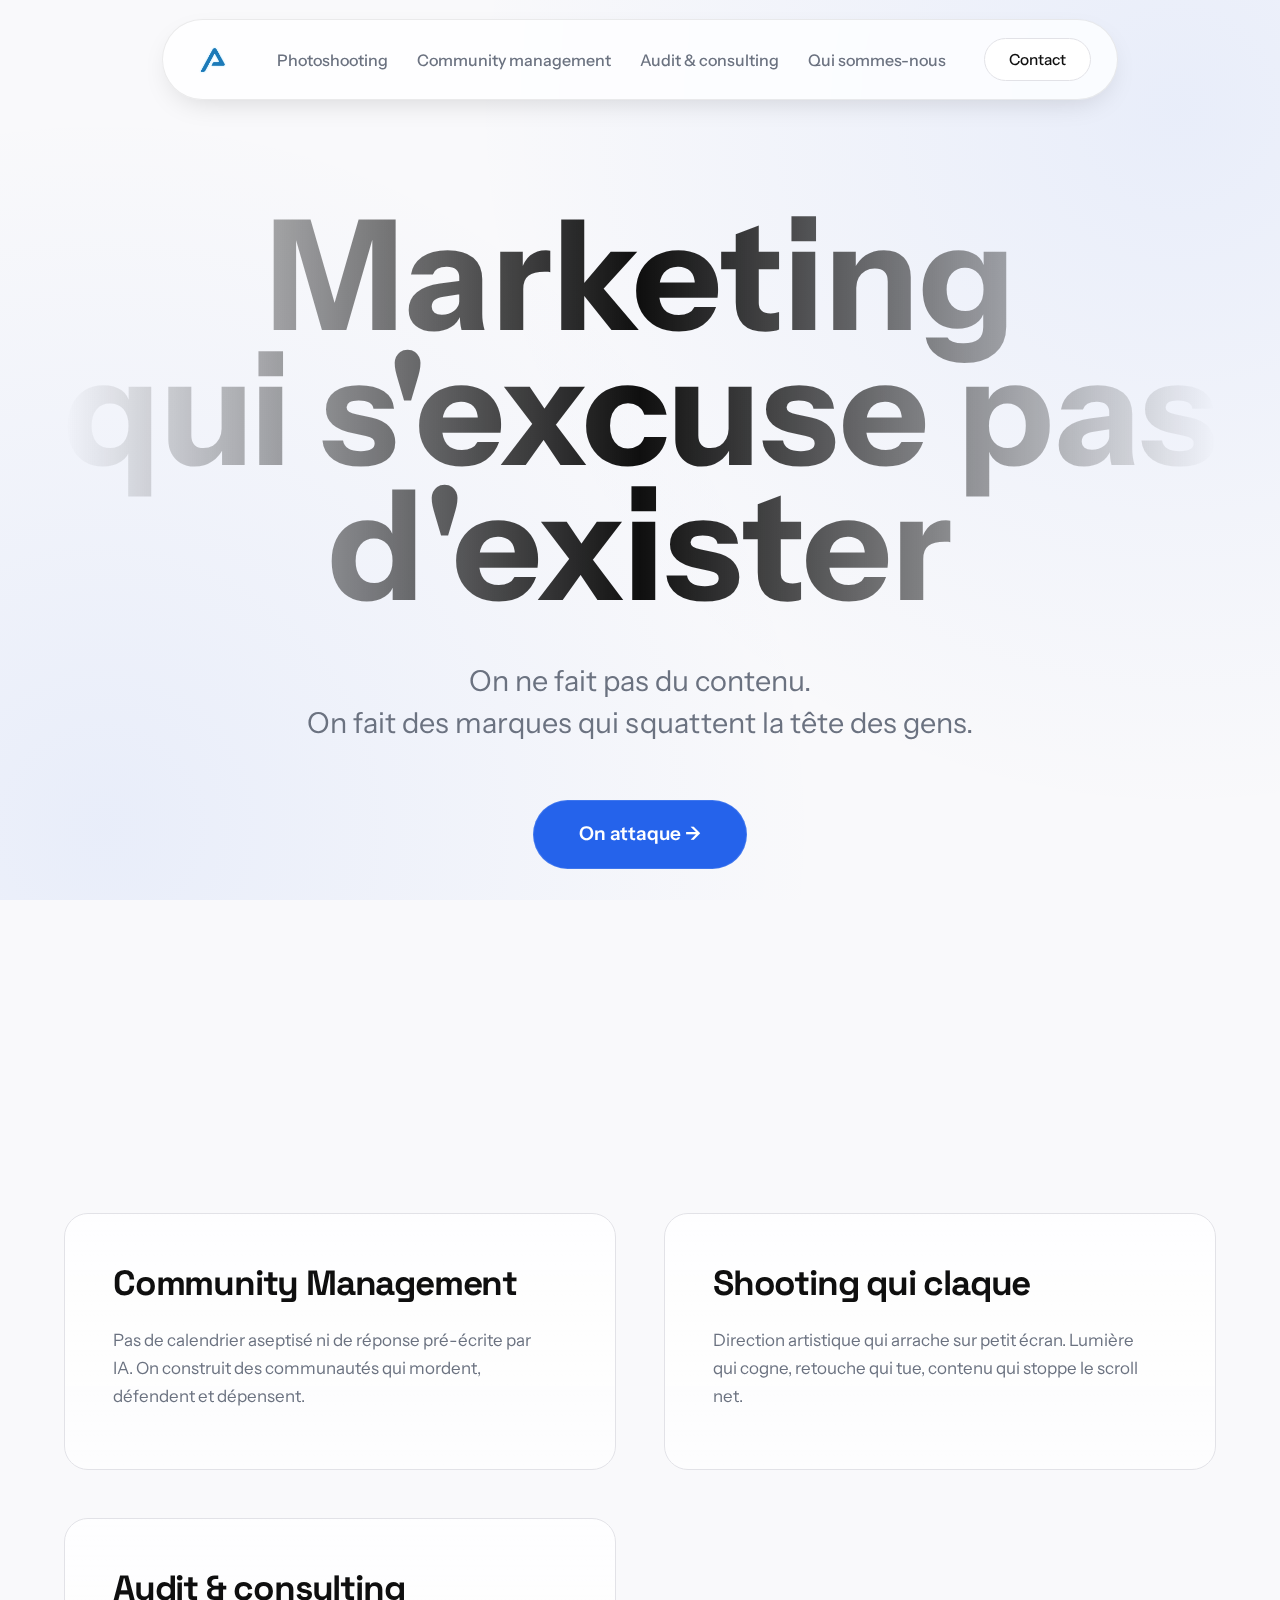
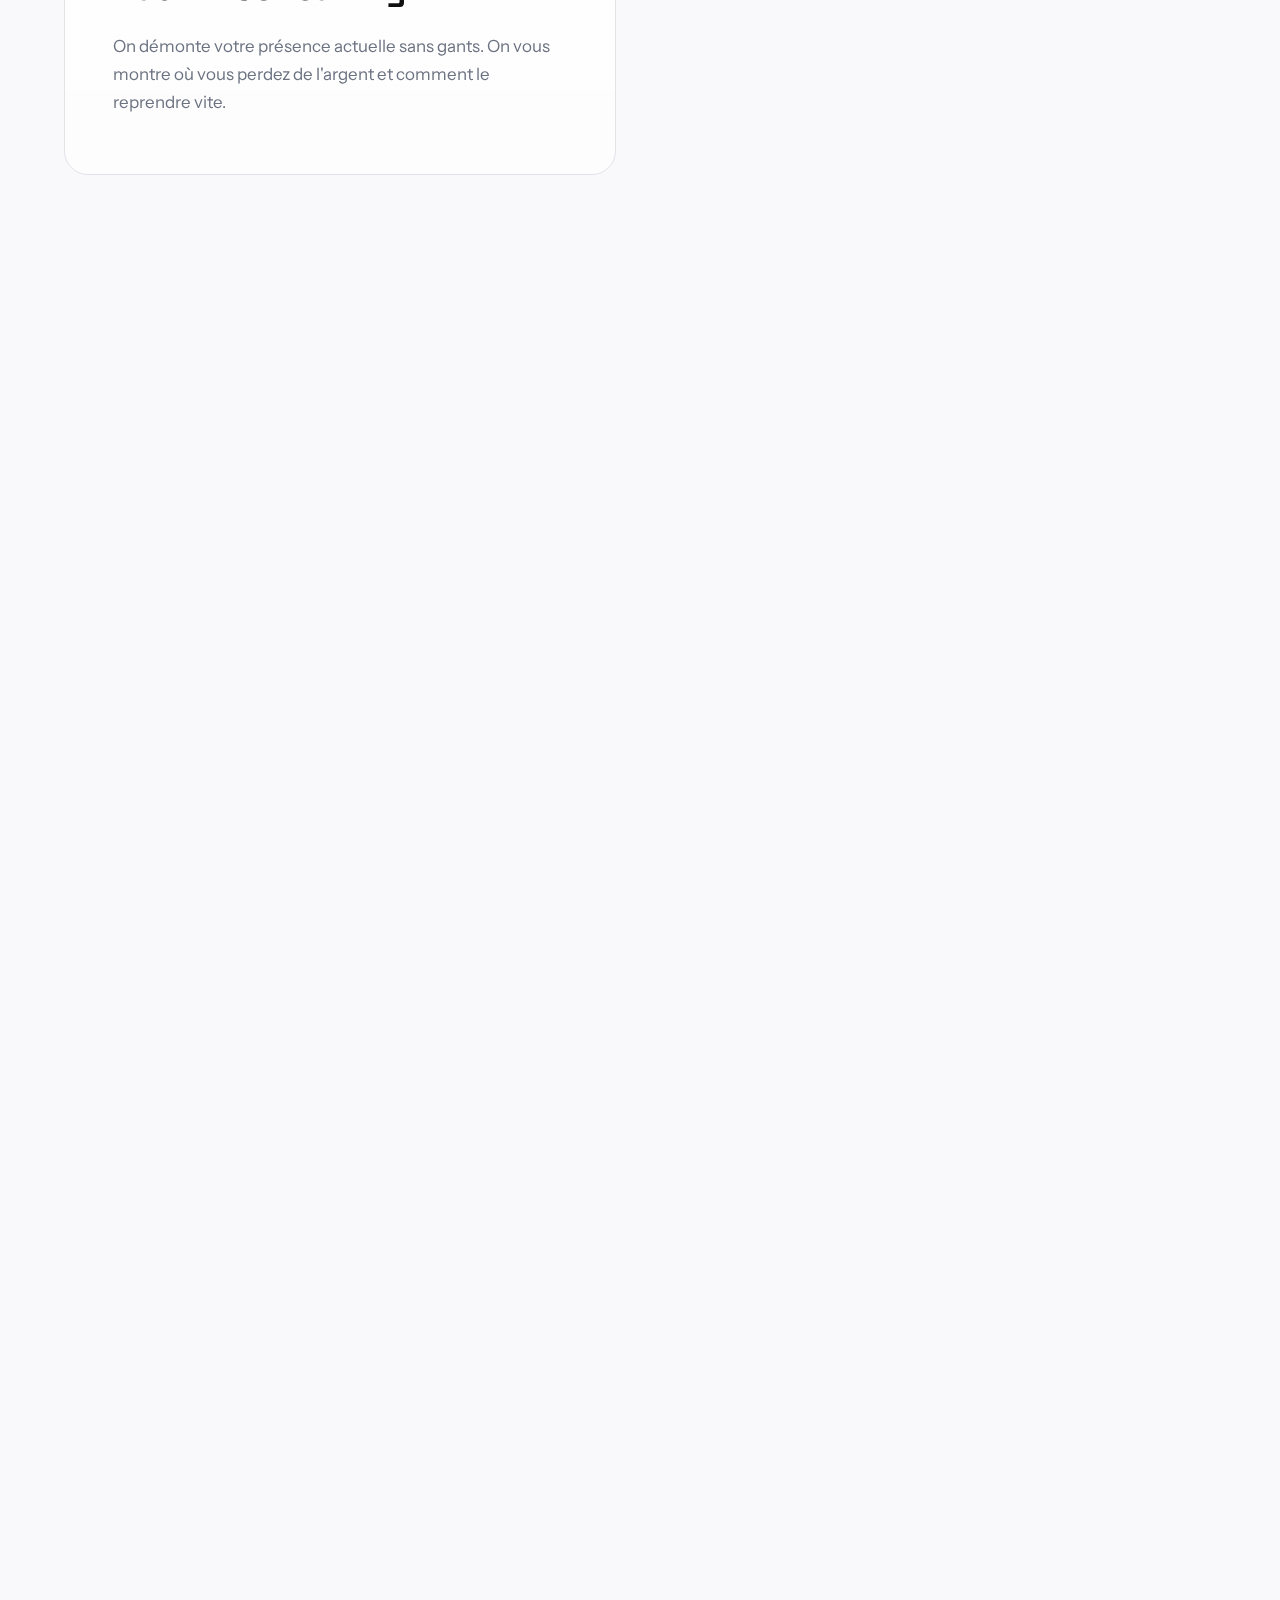
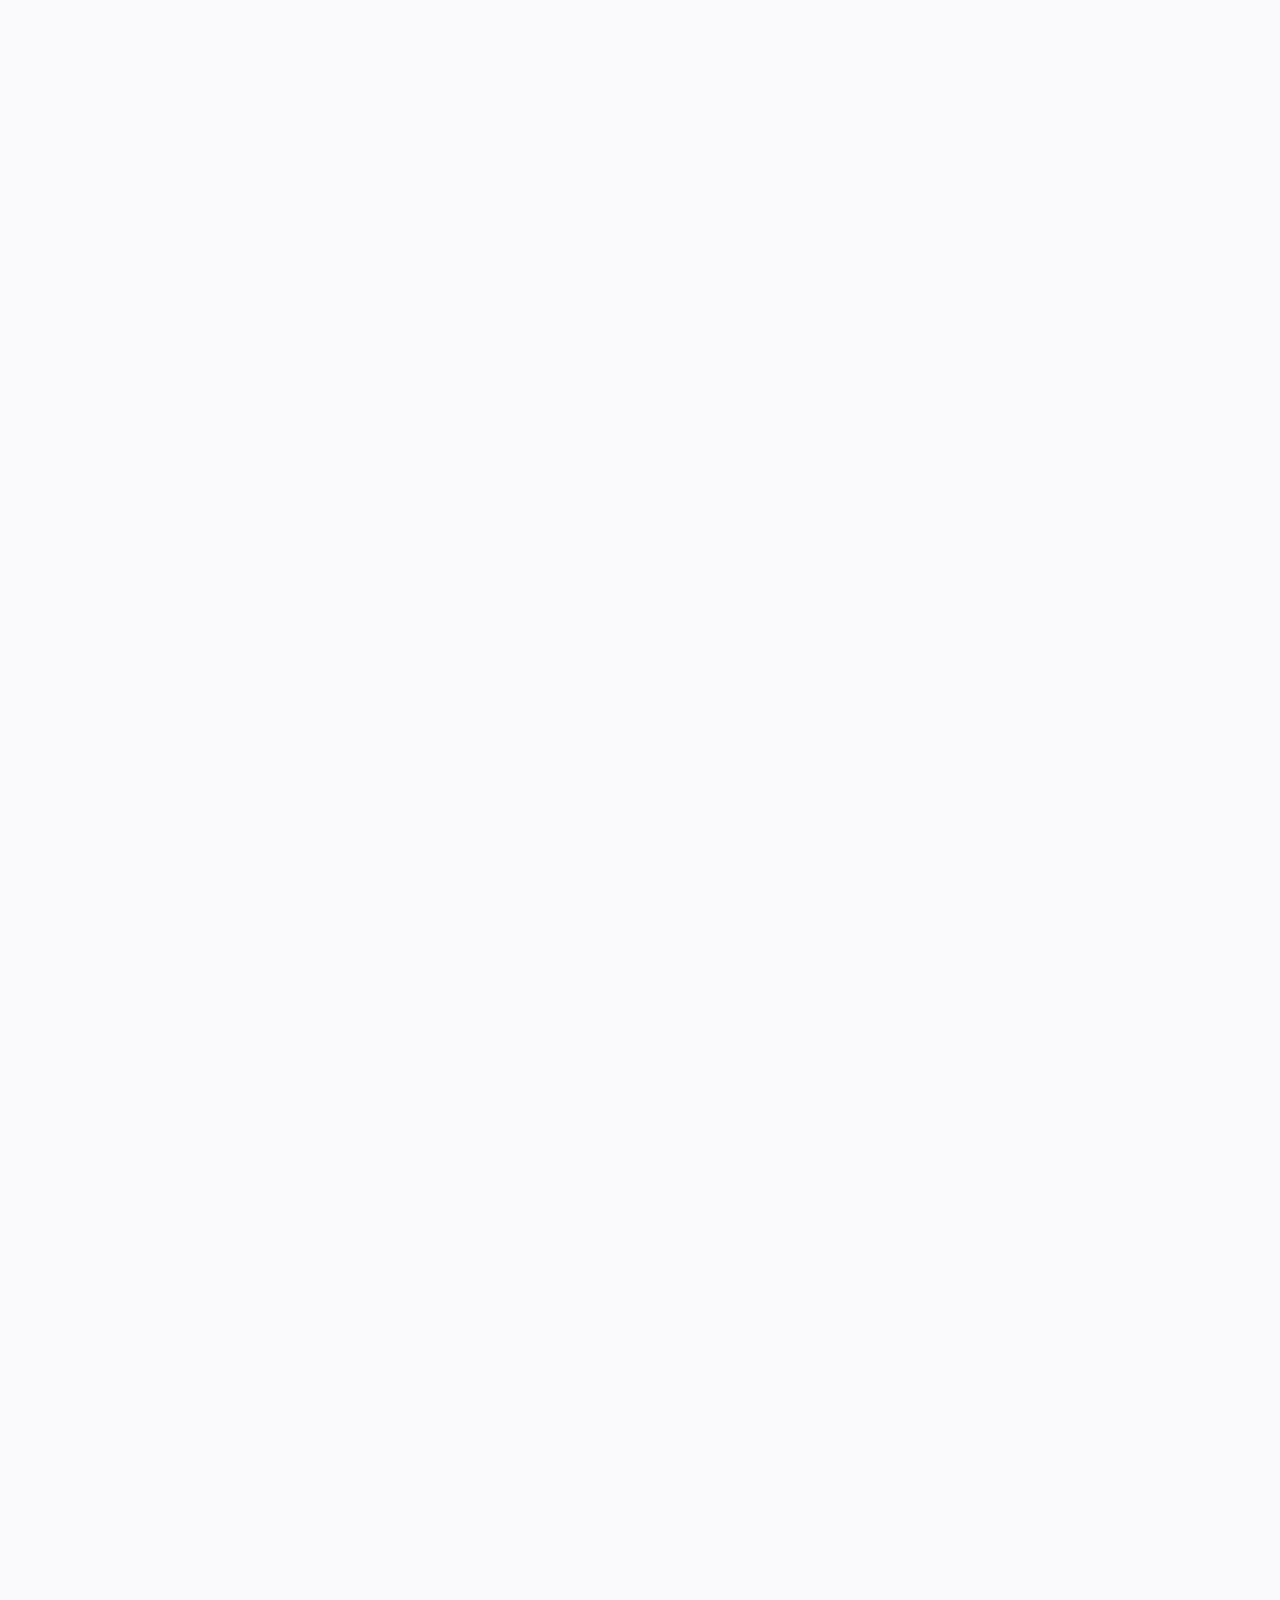
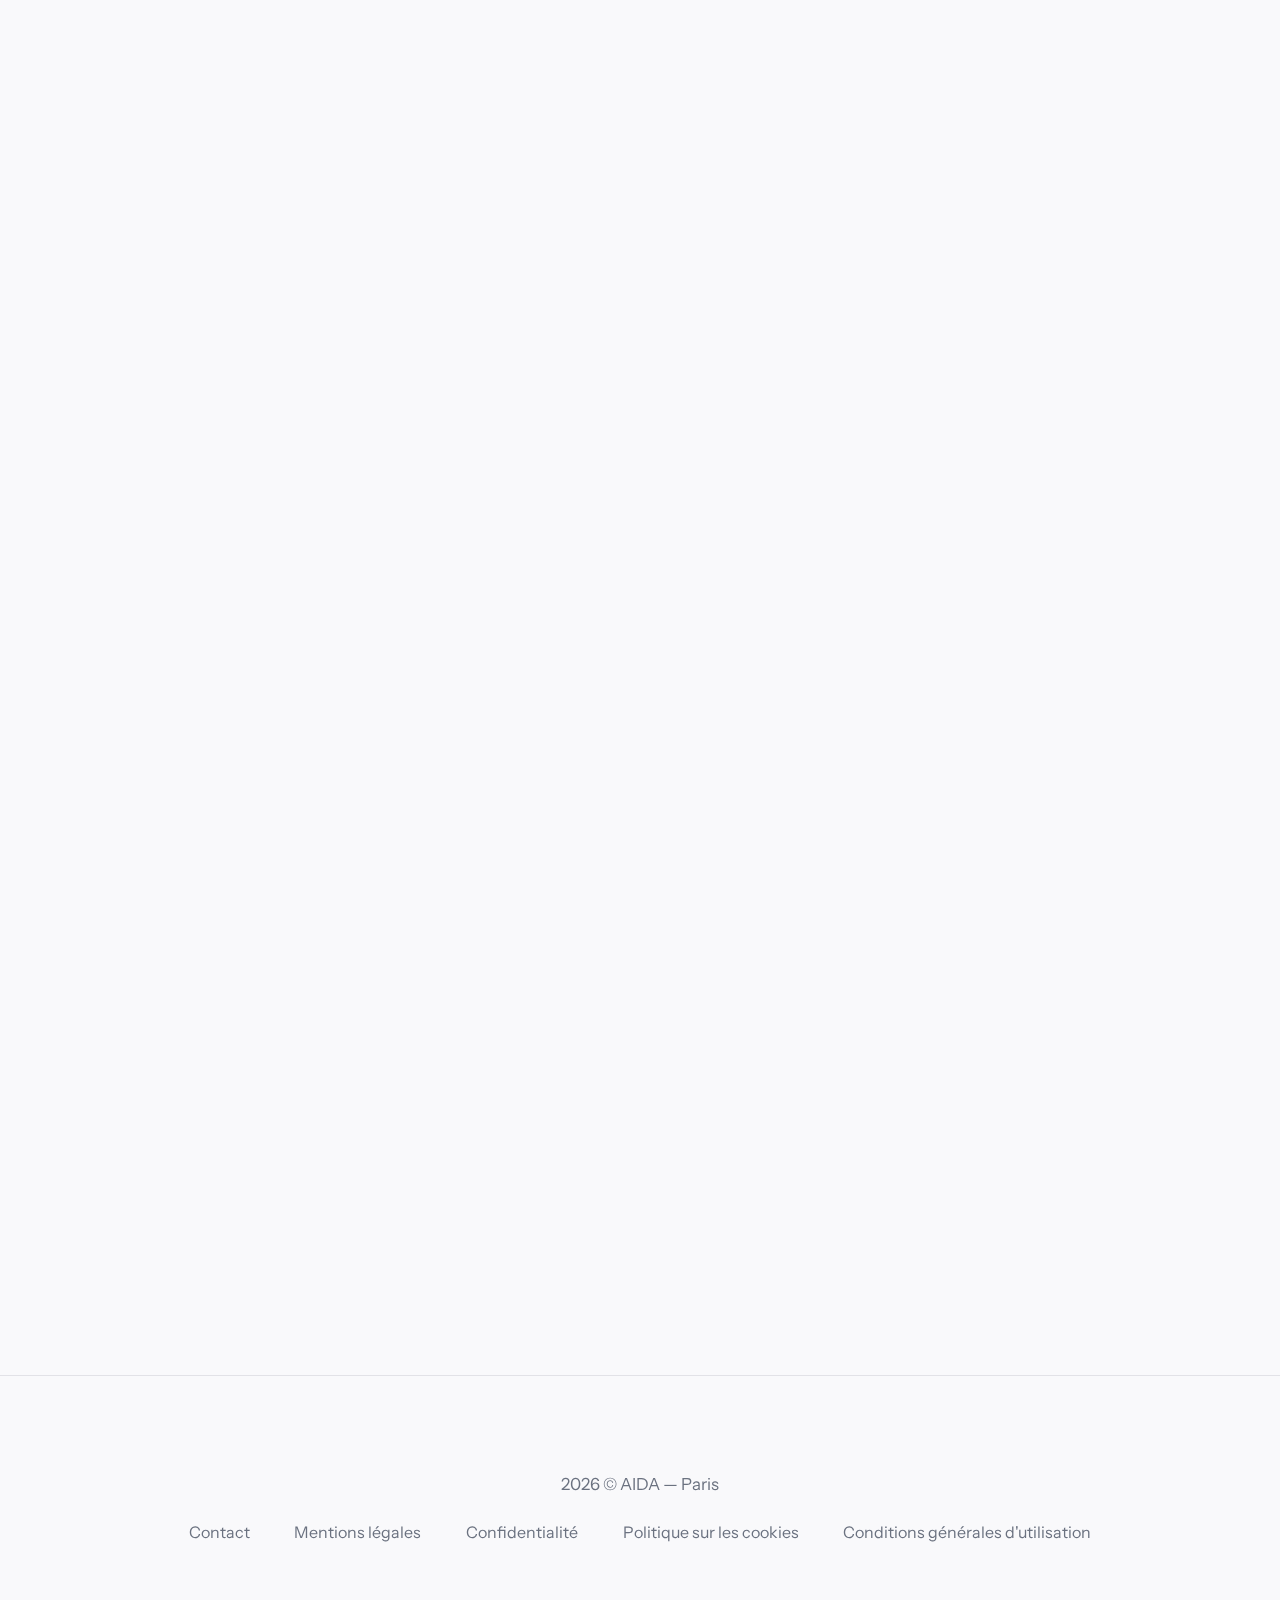
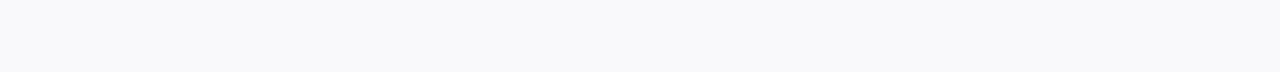
<file: index.html>
<!DOCTYPE html>
<html lang="fr">

<head>
    <meta charset="UTF-8" />
    <meta name="viewport" content="width=device-width, initial-scale=1.0" />
    <title>AIDA — On prend la place</title>

    <link rel="preconnect" href="https://fonts.googleapis.com" />
    <link rel="preconnect" href="https://fonts.gstatic.com" crossorigin />
    <link
        href="https://fonts.googleapis.com/css2?family=Space+Grotesk:wght@300;400;500;600;700&family=Instrument+Sans:wght@400;500;600;700&display=swap"
        rel="stylesheet" />
    <link rel="stylesheet" href="style/index.css">
    <link rel="stylesheet" href="style/header.css">
    <link rel="stylesheet" href="style/footer.css">
</head>

<body>
    <div data-include="header"></div>

    <!-- HERO -->
    <main>
        <div class="final-cta">
            <h2 class="section-title hero reveal">Marketing<br>qui s'excuse pas<br>d'exister</h2>
            <p class="hero-subtitle reveal delay-1">
                On ne fait pas du contenu.<br />
                On fait des marques qui squattent la tête des gens.
            </p>
            <a href="#" data-mail-template="/assets/templates/travailler-avec-vous.txt"
                class="btn-force reveal delay-2">On attaque →</a>
        </div>
    </main>

    <!-- SERVICES -->
    <section class="cards">
        <a href="/pages/community-management.html">
            <div class="card">
                <span class="card-index  reveal"></span>
                <h3>Community Management</h3>
                <p>
                    Pas de calendrier aseptisé ni de réponse pré-écrite par IA. On construit des communautés qui
                    mordent,
                    défendent et dépensent.
                </p>
            </div>
        </a>

        <a href="/pages/photoshooting.html">
            <div class="card">
                <span class="card-index reveal delay-1"></span>
                <h3>Shooting qui claque</h3>
                <p>
                    Direction artistique qui arrache sur petit écran. Lumière qui cogne, retouche qui tue, contenu qui
                    stoppe le scroll net.
                </p>
            </div>
        </a>

        <a href="/pages/audit-consulting.html">
            <div class="card">
                <span class="card-index reveal delay-2"></span>
                <h3>Audit & consulting</h3>
                <p>
                    On démonte votre présence actuelle sans gants. On vous montre où vous perdez de l'argent et comment
                    le
                    reprendre vite.
                </p>
            </div>
        </a>
    </section>

    <!-- KPI -->
    <section class="final-cta">
        <h2 class="section-title reveal">
            Des chiffres<br>
            qui choquent.
        </h2>
        <div class="cards impact-cards">
        <div class="card impact-card reveal">
            <span class="impact-value">+62%</span>
            <span class="impact-label">Visibilité moyenne</span>
            <p class="impact-desc">
                Après clarification du discours,
                du positionnement
                et des messages clés.
            </p>
        </div>

        <div class="card impact-card reveal delay-1">
            <span class="impact-value">×2</span>
            <span class="impact-label">Taux d’engagement</span>
            <p class="impact-desc">
                Quand le ton est assumé
                et cohérent
                sur l’ensemble des canaux.
            </p>
        </div>

        <div class="card impact-card reveal delay-2">
            <span class="impact-value">−35%</span>
            <span class="impact-label">Actions inutiles</span>
            <p class="impact-desc">
                En supprimant les contenus
                sans objectif,
                sans impact,
                sans stratégie.
            </p>
        </div>
    </div>
    </section>
    


    <!-- TEAM -->
    <section class="final-cta">
        <h2 class="section-title reveal">
            Une team<br>
            de choc.
        </h2>

        <p class="final-text reveal delay-1">
            AIDA, ce n’est pas une armée.
            C’est une équipe resserrée,
            complémentaire,
            et exigeante.<br><br>

            Chaque décision est discutée,
            challengée,
            puis exécutée sans compromis.
        </p>

        <a href="/pages/qui-sommes-nous.html" class="btn-force reveal delay-2">
            Découvrir l’équipe →
        </a>
    </section>



    <section class="final-cta">
        <h2 class="section-title reveal">
            Soit on prend la place.<br />
            Soit quelqu’un d’autre le fera.
        </h2>

        <p class="final-text reveal delay-1">
            Poster plus ne changera rien.<br />
            Suivre les tendances non plus.<br /><br />
            Ce qui marche, c’est une stratégie claire,<br />
            un positionnement assumé et une exécution violente.
        </p>

        <a href="#" data-mail-template="/assets/templates/prise-rdv.txt" class="btn-force reveal delay-2">
            On fait le point (15 min) →
        </a>
    </section>

    <section class="cards">
        <div class="card reveal">
            <h3>Pourquoi vous ne montrez pas vos clients ?</h3>
            <p>
                Parce que nos clients nous paient
                pour performer,
                pas pour servir d’exemples marketing.
                La confidentialité fait partie de la prestation.
            </p>
        </div>

        <div class="card reveal delay-1">
            <h3>Le rendez-vous de 10 minutes est-il vraiment gratuit ?</h3>
            <p>
                Oui.
                Pas de vente forcée,
                pas de pitch déguisé.
                On échange,
                on te donne un premier regard,
                et on voit si ça a du sens d’aller plus loin.
            </p>
        </div>

        <div class="card reveal delay-2">
            <h3>Que se passe-t-il après l’audit ?</h3>
            <p>
                Tu repars avec une vision claire.
                Libre à toi d’exécuter seul,
                avec ton équipe,
                ou avec nous.
                Aucun verrou.
            </p>
        </div>

        <div class="card reveal delay-3">
            <h3>Est-ce que vous prenez tous les clients ?</h3>
            <p>
                Non.
                Si ton projet n’a pas de potentiel clair
                ou si on estime que l’impact sera faible,
                on préfère refuser.
            </p>
        </div>

        <div class="card reveal delay-4">
            <h3>En combien de temps voit-on des résultats ?</h3>
            <p>
                Un audit apporte de la clarté immédiate.
                Les résultats dépendent ensuite
                de la vitesse d’exécution
                et des décisions prises.
            </p>
        </div>
    </section>

    <div data-include="footer"></div>

    <script src="js/main.js" defer></script>
    <script src="js/includes.js" defer></script>
    <script src="/js/mail-template.js"></script>
    <!-- <script src="/js/section-scroll.js"></script> -->
</body>

</html>
</file>
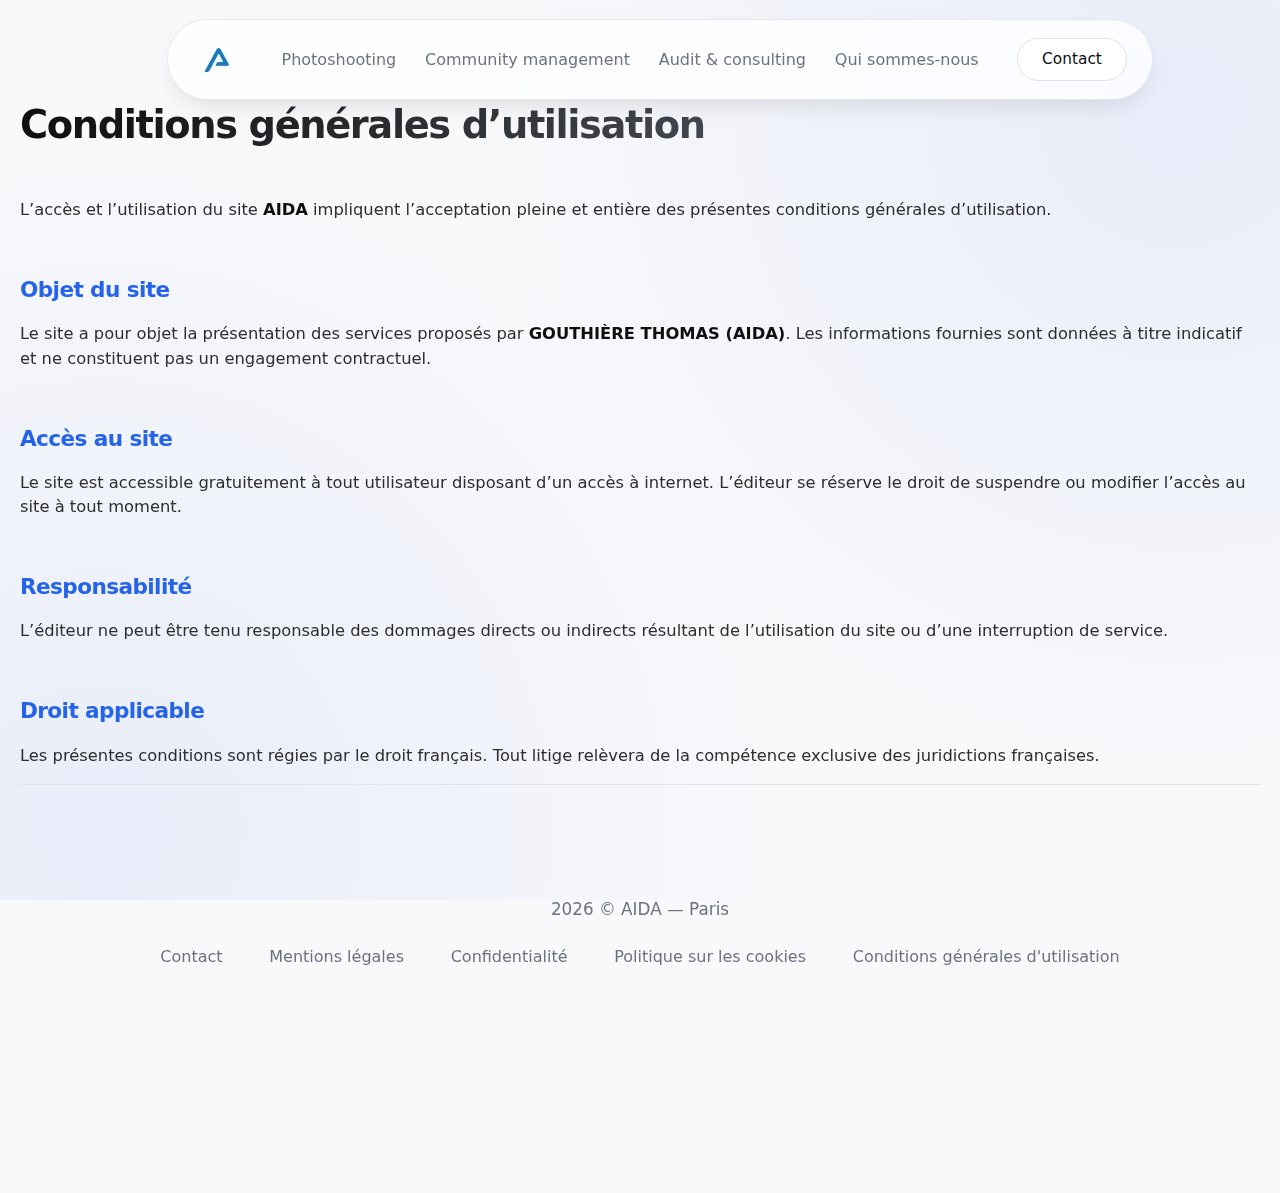
<file: legals/cgu.html>
<!DOCTYPE html>
<html lang="fr">

<head>
    <meta charset="UTF-8" />
    <title>Conditions générales d’utilisation – AIDA</title>
    <meta name="viewport" content="width=device-width, initial-scale=1.0" />
    <link rel="stylesheet" href="/style/legal.css">
    <link rel="stylesheet" href="/style/index.css">
    <link rel="stylesheet" href="/style/header.css">
    <link rel="stylesheet" href="/style/footer.css">
</head>

<body>

    <div data-include="header"></div>

    <h1>Conditions générales d’utilisation</h1>

    <p>
        L’accès et l’utilisation du site <strong>AIDA</strong> impliquent l’acceptation
        pleine et entière des présentes conditions générales d’utilisation.
    </p>

    <h2>Objet du site</h2>
    <p>
        Le site a pour objet la présentation des services proposés par
        <strong>GOUTHIÈRE THOMAS (AIDA)</strong>.
        Les informations fournies sont données à titre indicatif et ne constituent
        pas un engagement contractuel.
    </p>

    <h2>Accès au site</h2>
    <p>
        Le site est accessible gratuitement à tout utilisateur disposant d’un accès
        à internet. L’éditeur se réserve le droit de suspendre ou modifier l’accès
        au site à tout moment.
    </p>

    <h2>Responsabilité</h2>
    <p>
        L’éditeur ne peut être tenu responsable des dommages directs ou indirects
        résultant de l’utilisation du site ou d’une interruption de service.
    </p>

    <h2>Droit applicable</h2>
    <p>
        Les présentes conditions sont régies par le droit français.
        Tout litige relèvera de la compétence exclusive des juridictions françaises.
    </p>

    <div data-include="footer"></div>

    <script src="../js/main.js" defer></script>
    <script src="../js/includes.js" defer></script>

</body>

</html>
</file>
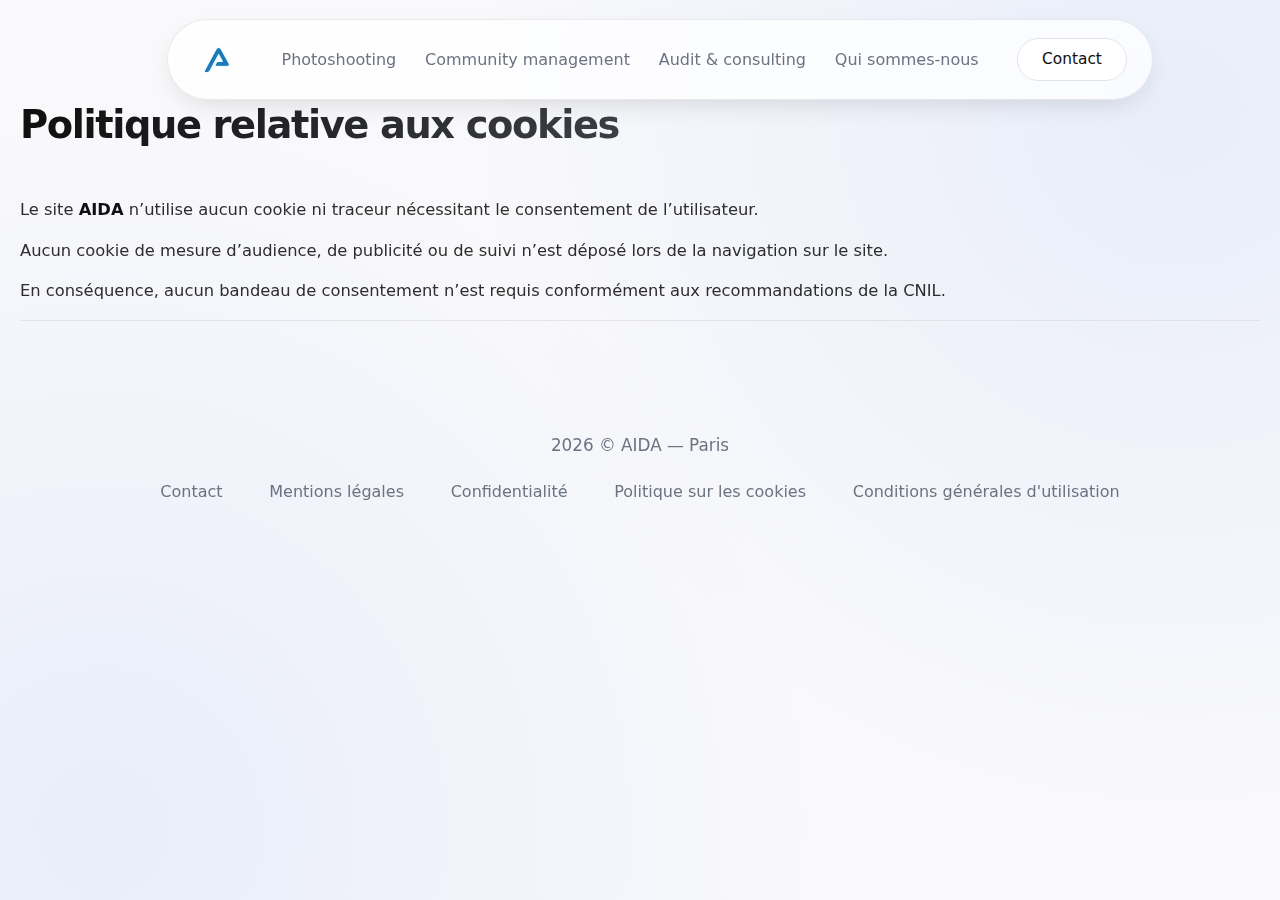
<file: legals/cookies.html>
<!DOCTYPE html>
<html lang="fr">

<head>
    <meta charset="UTF-8" />
    <title>Politique de cookies – AIDA</title>
    <meta name="viewport" content="width=device-width, initial-scale=1.0" />
    <link rel="stylesheet" href="/style/legal.css">
    <link rel="stylesheet" href="/style/index.css">
    <link rel="stylesheet" href="/style/header.css">
    <link rel="stylesheet" href="/style/footer.css">
</head>

<body>

    <div data-include="header"></div>

    <h1>Politique relative aux cookies</h1>

    <p>
        Le site <strong>AIDA</strong> n’utilise aucun cookie ni traceur nécessitant
        le consentement de l’utilisateur.
    </p>

    <p>
        Aucun cookie de mesure d’audience, de publicité ou de suivi n’est déposé
        lors de la navigation sur le site.
    </p>

    <p>
        En conséquence, aucun bandeau de consentement n’est requis conformément
        aux recommandations de la CNIL.
    </p>

    <div data-include="footer"></div>

    <script src="../js/main.js" defer></script>
    <script src="../js/includes.js" defer></script>

</body>

</html>
</file>
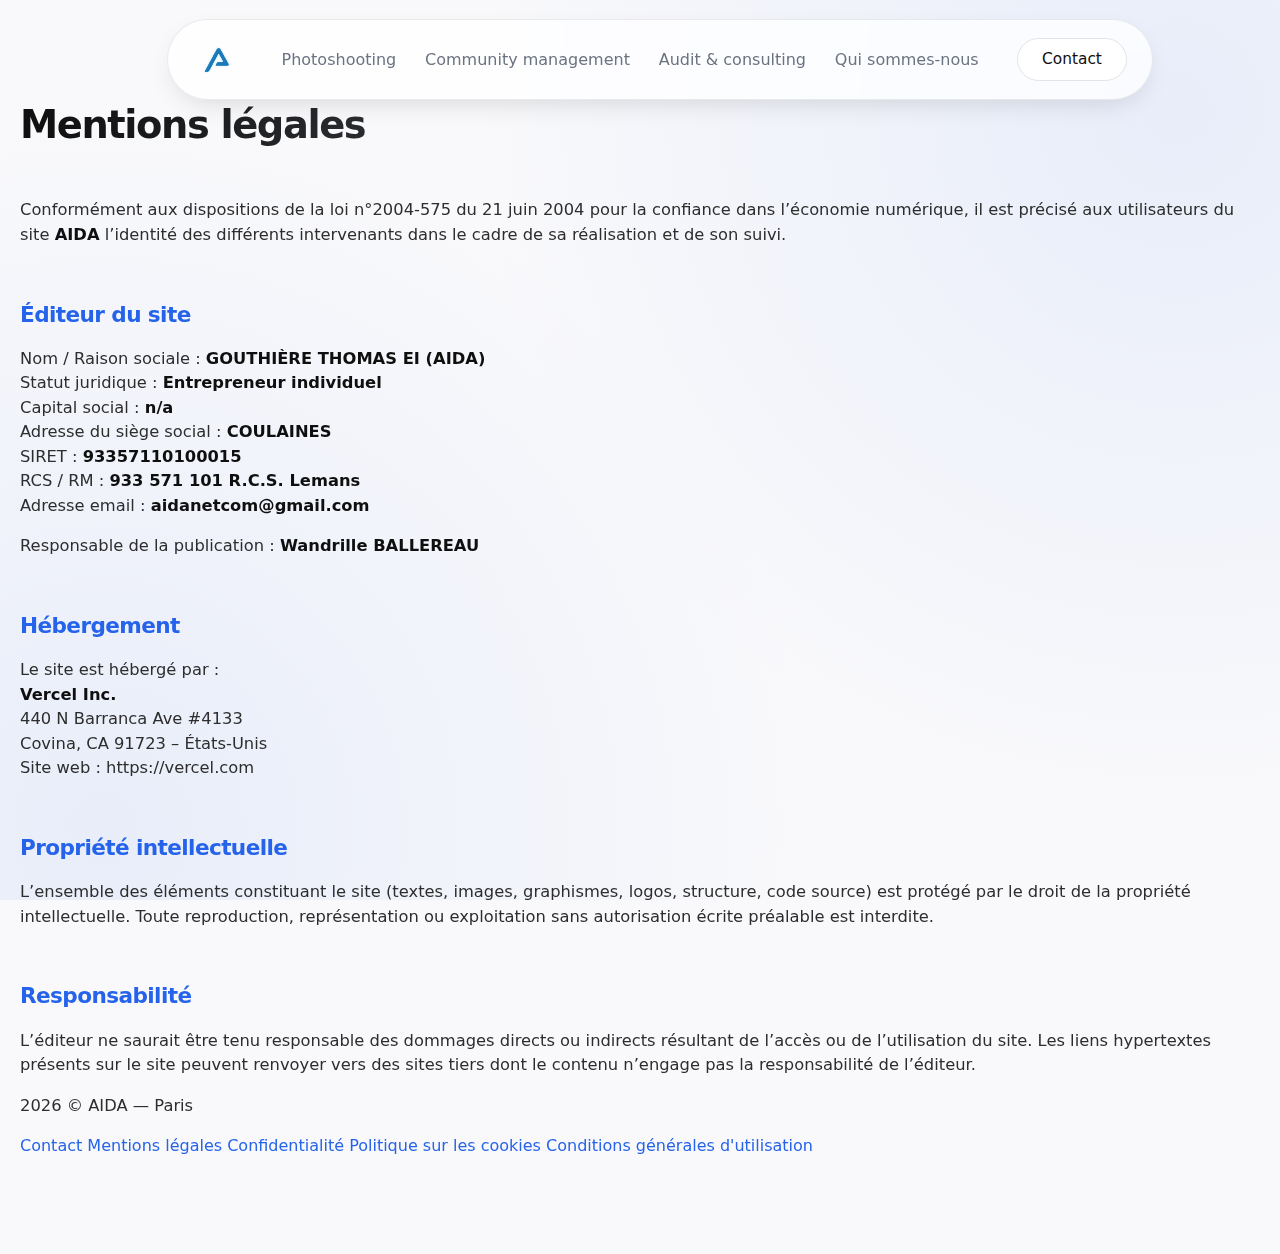
<file: legals/mentions-legales.html>
<!DOCTYPE html>
<html lang="fr">

<head>
    <meta charset="UTF-8" />
    <title>Mentions légales – AIDA</title>
    <meta name="viewport" content="width=device-width, initial-scale=1.0" />
    <link rel="stylesheet" href="/style/legal.css">
    <link rel="stylesheet" href="/style/index.css">
    <link rel="stylesheet" href="/style/header.css">
</head>

<body>

    <div data-include="header"></div>

    <h1>Mentions légales</h1>

    <p>
        Conformément aux dispositions de la loi n°2004-575 du 21 juin 2004 pour la confiance
        dans l’économie numérique, il est précisé aux utilisateurs du site <strong>AIDA</strong>
        l’identité des différents intervenants dans le cadre de sa réalisation et de son suivi.
    </p>

    <h2>Éditeur du site</h2>
    <p>
        Nom / Raison sociale : <strong>GOUTHIÈRE THOMAS EI (AIDA)</strong><br>
        Statut juridique : <strong>	Entrepreneur individuel</strong><br>
        Capital social : <strong>n/a</strong><br>
        Adresse du siège social : <strong>COULAINES</strong><br>
        SIRET : <strong>93357110100015</strong><br>
        RCS / RM : <strong>933 571 101 R.C.S. Lemans</strong><br>
        Adresse email : <strong>aidanetcom@gmail.com</strong><br>
    </p>

    <p>
        Responsable de la publication : <strong>Wandrille BALLEREAU</strong>
    </p>

    <h2>Hébergement</h2>
    <p>
        Le site est hébergé par :<br>
        <strong>Vercel Inc.</strong><br>
        440 N Barranca Ave #4133<br>
        Covina, CA 91723 – États-Unis<br>
        Site web : https://vercel.com
    </p>

    <h2>Propriété intellectuelle</h2>
    <p>
        L’ensemble des éléments constituant le site (textes, images, graphismes, logos,
        structure, code source) est protégé par le droit de la propriété intellectuelle.
        Toute reproduction, représentation ou exploitation sans autorisation écrite
        préalable est interdite.
    </p>

    <h2>Responsabilité</h2>
    <p>
        L’éditeur ne saurait être tenu responsable des dommages directs ou indirects
        résultant de l’accès ou de l’utilisation du site.
        Les liens hypertextes présents sur le site peuvent renvoyer vers des sites tiers
        dont le contenu n’engage pas la responsabilité de l’éditeur.
    </p>

    <div data-include="footer"></div>

    <script src="../js/main.js" defer></script>
    <script src="../js/includes.js" defer></script>

</body>

</html>
</file>
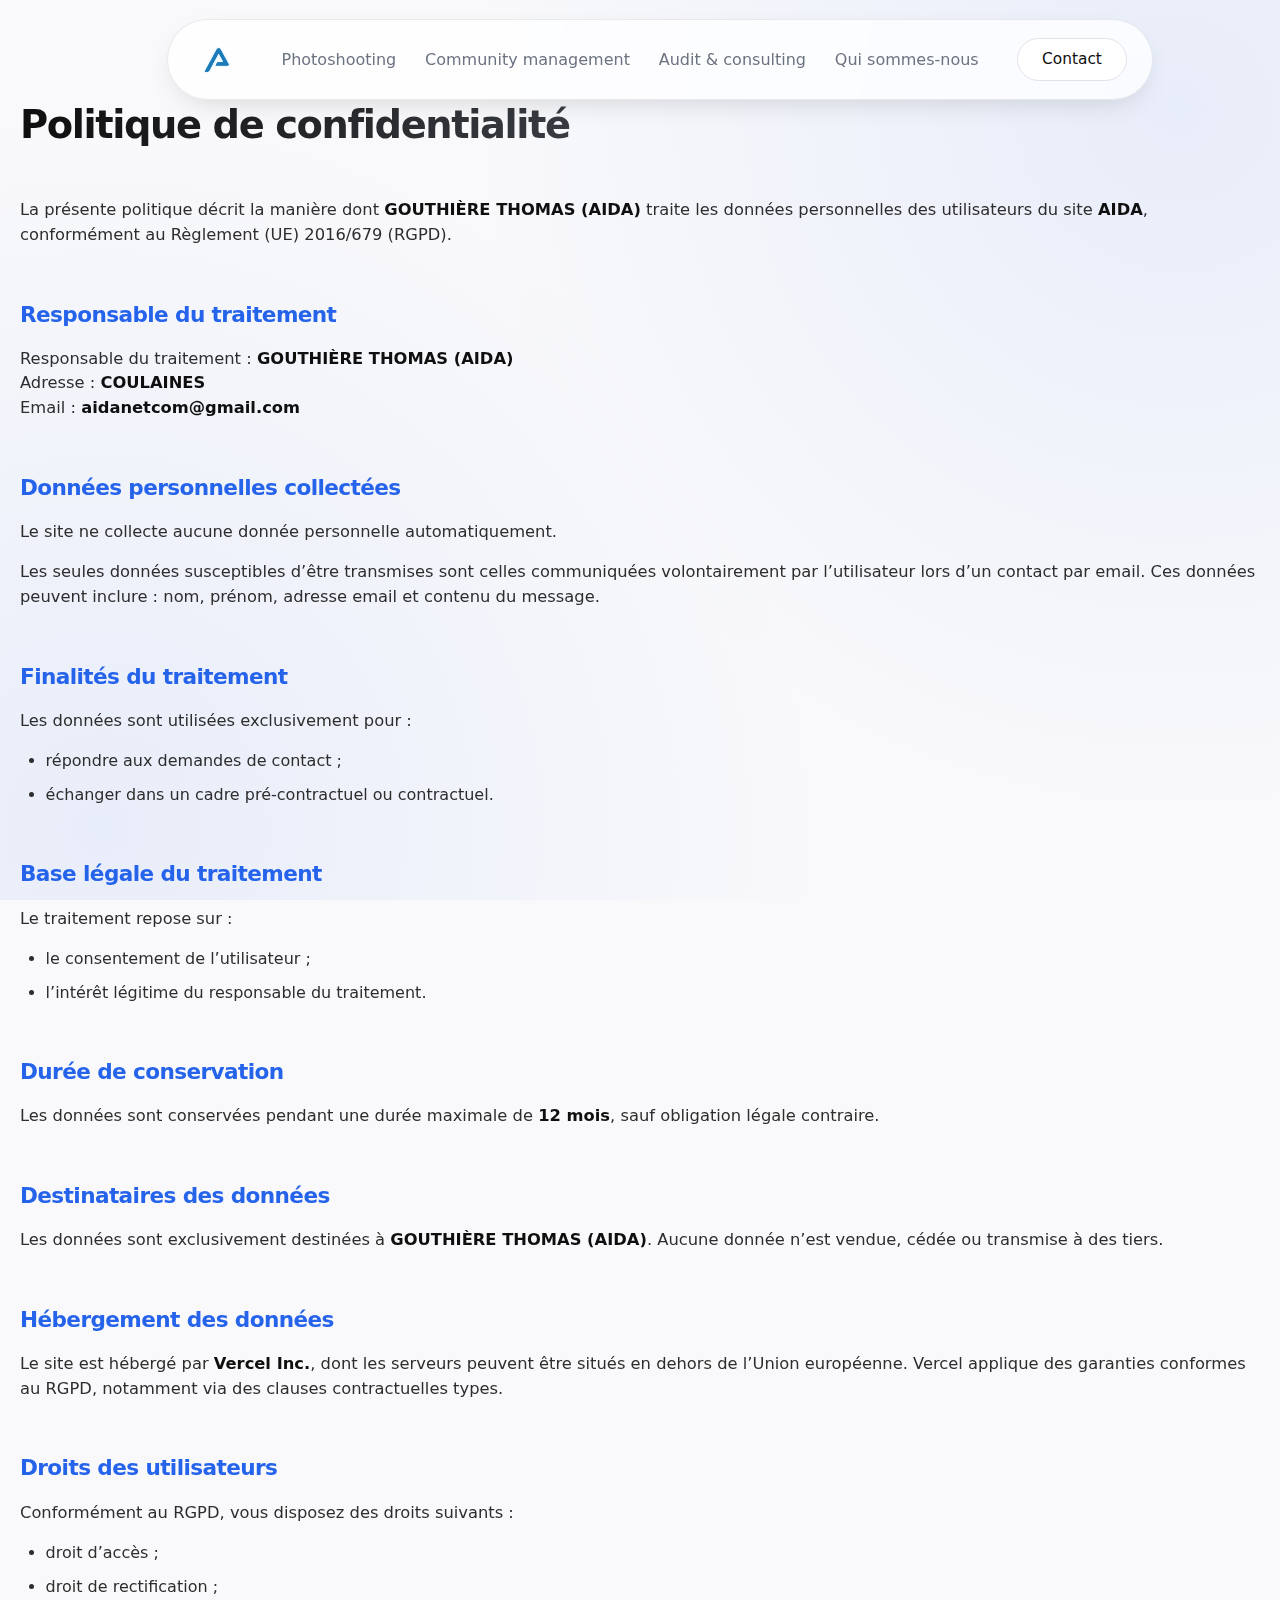
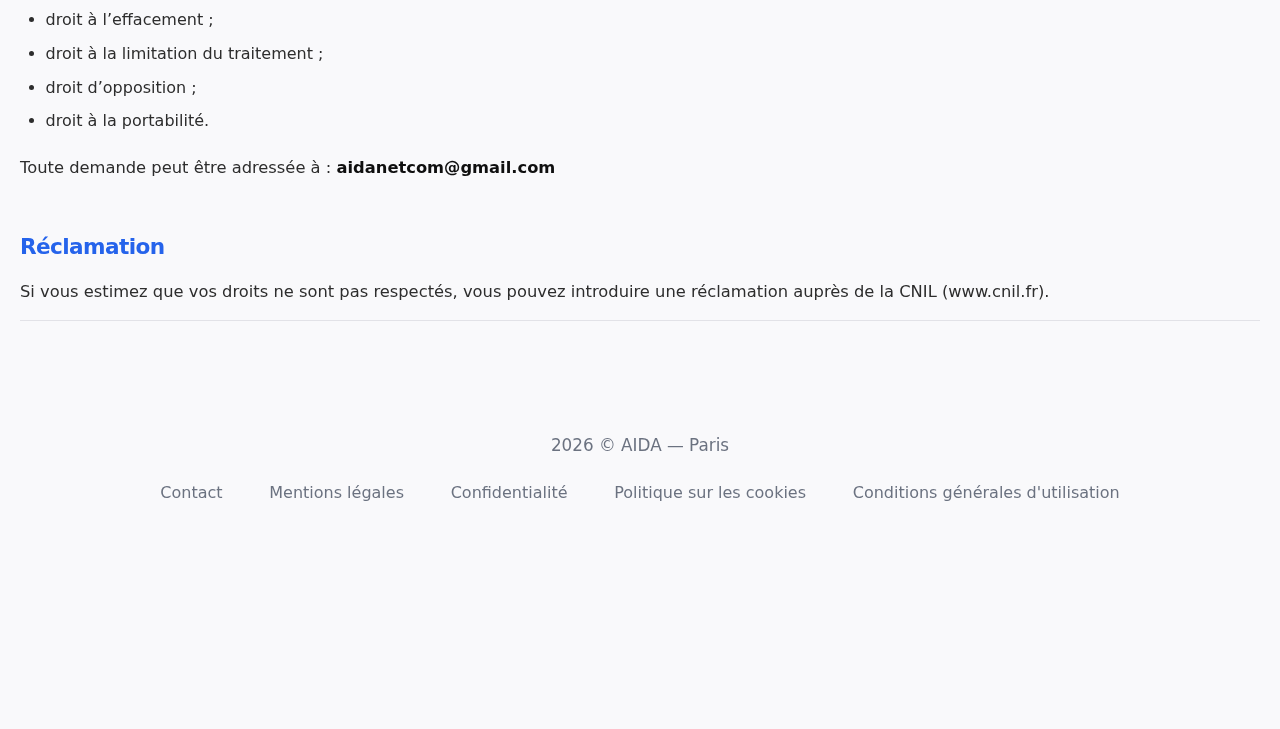
<file: legals/politique-de-confidentialite.html>
<!DOCTYPE html>
<html lang="fr">

<head>
    <meta charset="UTF-8" />
    <title>Politique de confidentialité – AIDA</title>
    <meta name="viewport" content="width=device-width, initial-scale=1.0" />
    <link rel="stylesheet" href="/style/legal.css">
    <link rel="stylesheet" href="/style/index.css">
    <link rel="stylesheet" href="/style/header.css">
    <link rel="stylesheet" href="/style/footer.css">
</head>

<body>

    <div data-include="header"></div>

    <h1>Politique de confidentialité</h1>

    <p>
        La présente politique décrit la manière dont <strong>GOUTHIÈRE THOMAS (AIDA)</strong>
        traite les données personnelles des utilisateurs du site <strong>AIDA</strong>,
        conformément au Règlement (UE) 2016/679 (RGPD).
    </p>

    <h2>Responsable du traitement</h2>
    <p>
        Responsable du traitement : <strong>GOUTHIÈRE THOMAS (AIDA)</strong><br>
        Adresse : <strong>COULAINES</strong><br>
        Email : <strong>aidanetcom@gmail.com</strong>
    </p>

    <h2>Données personnelles collectées</h2>
    <p>
        Le site ne collecte aucune donnée personnelle automatiquement.
    </p>
    <p>
        Les seules données susceptibles d’être transmises sont celles communiquées
        volontairement par l’utilisateur lors d’un contact par email.
        Ces données peuvent inclure : nom, prénom, adresse email et contenu du message.
    </p>

    <h2>Finalités du traitement</h2>
    <p>
        Les données sont utilisées exclusivement pour :
    </p>
    <ul>
        <li>répondre aux demandes de contact ;</li>
        <li>échanger dans un cadre pré-contractuel ou contractuel.</li>
    </ul>

    <h2>Base légale du traitement</h2>
    <p>
        Le traitement repose sur :
    </p>
    <ul>
        <li>le consentement de l’utilisateur ;</li>
        <li>l’intérêt légitime du responsable du traitement.</li>
    </ul>

    <h2>Durée de conservation</h2>
    <p>
        Les données sont conservées pendant une durée maximale de
        <strong>12 mois</strong>, sauf obligation légale contraire.
    </p>

    <h2>Destinataires des données</h2>
    <p>
        Les données sont exclusivement destinées à <strong>GOUTHIÈRE THOMAS (AIDA)</strong>.
        Aucune donnée n’est vendue, cédée ou transmise à des tiers.
    </p>

    <h2>Hébergement des données</h2>
    <p>
        Le site est hébergé par <strong>Vercel Inc.</strong>, dont les serveurs peuvent être situés
        en dehors de l’Union européenne.
        Vercel applique des garanties conformes au RGPD, notamment via des clauses
        contractuelles types.
    </p>

    <h2>Droits des utilisateurs</h2>
    <p>
        Conformément au RGPD, vous disposez des droits suivants :
    </p>
    <ul>
        <li>droit d’accès ;</li>
        <li>droit de rectification ;</li>
        <li>droit à l’effacement ;</li>
        <li>droit à la limitation du traitement ;</li>
        <li>droit d’opposition ;</li>
        <li>droit à la portabilité.</li>
    </ul>

    <p>
        Toute demande peut être adressée à : <strong>aidanetcom@gmail.com</strong>
    </p>

    <h2>Réclamation</h2>
    <p>
        Si vous estimez que vos droits ne sont pas respectés, vous pouvez introduire
        une réclamation auprès de la CNIL (www.cnil.fr).
    </p>

    <div data-include="footer"></div>

    <script src="../js/main.js" defer></script>
    <script src="../js/includes.js" defer></script>

</body>

</html>
</file>
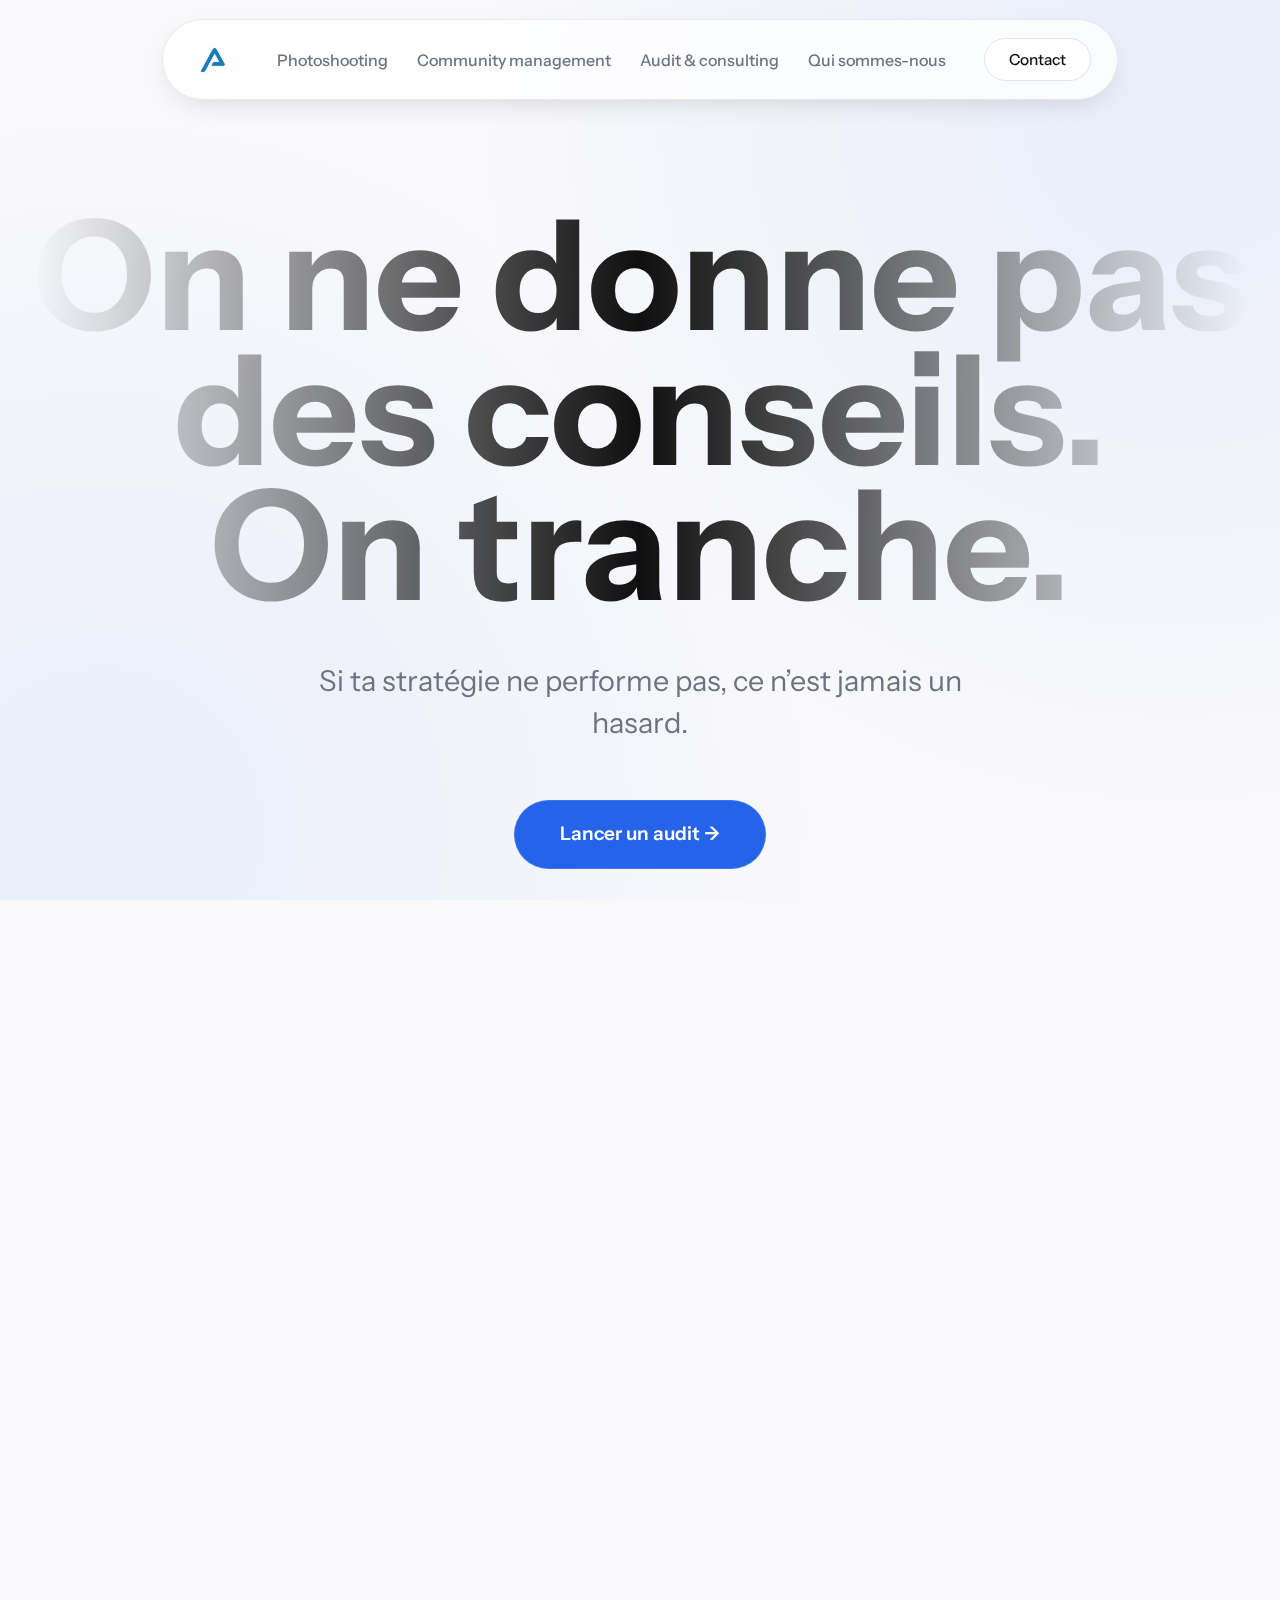
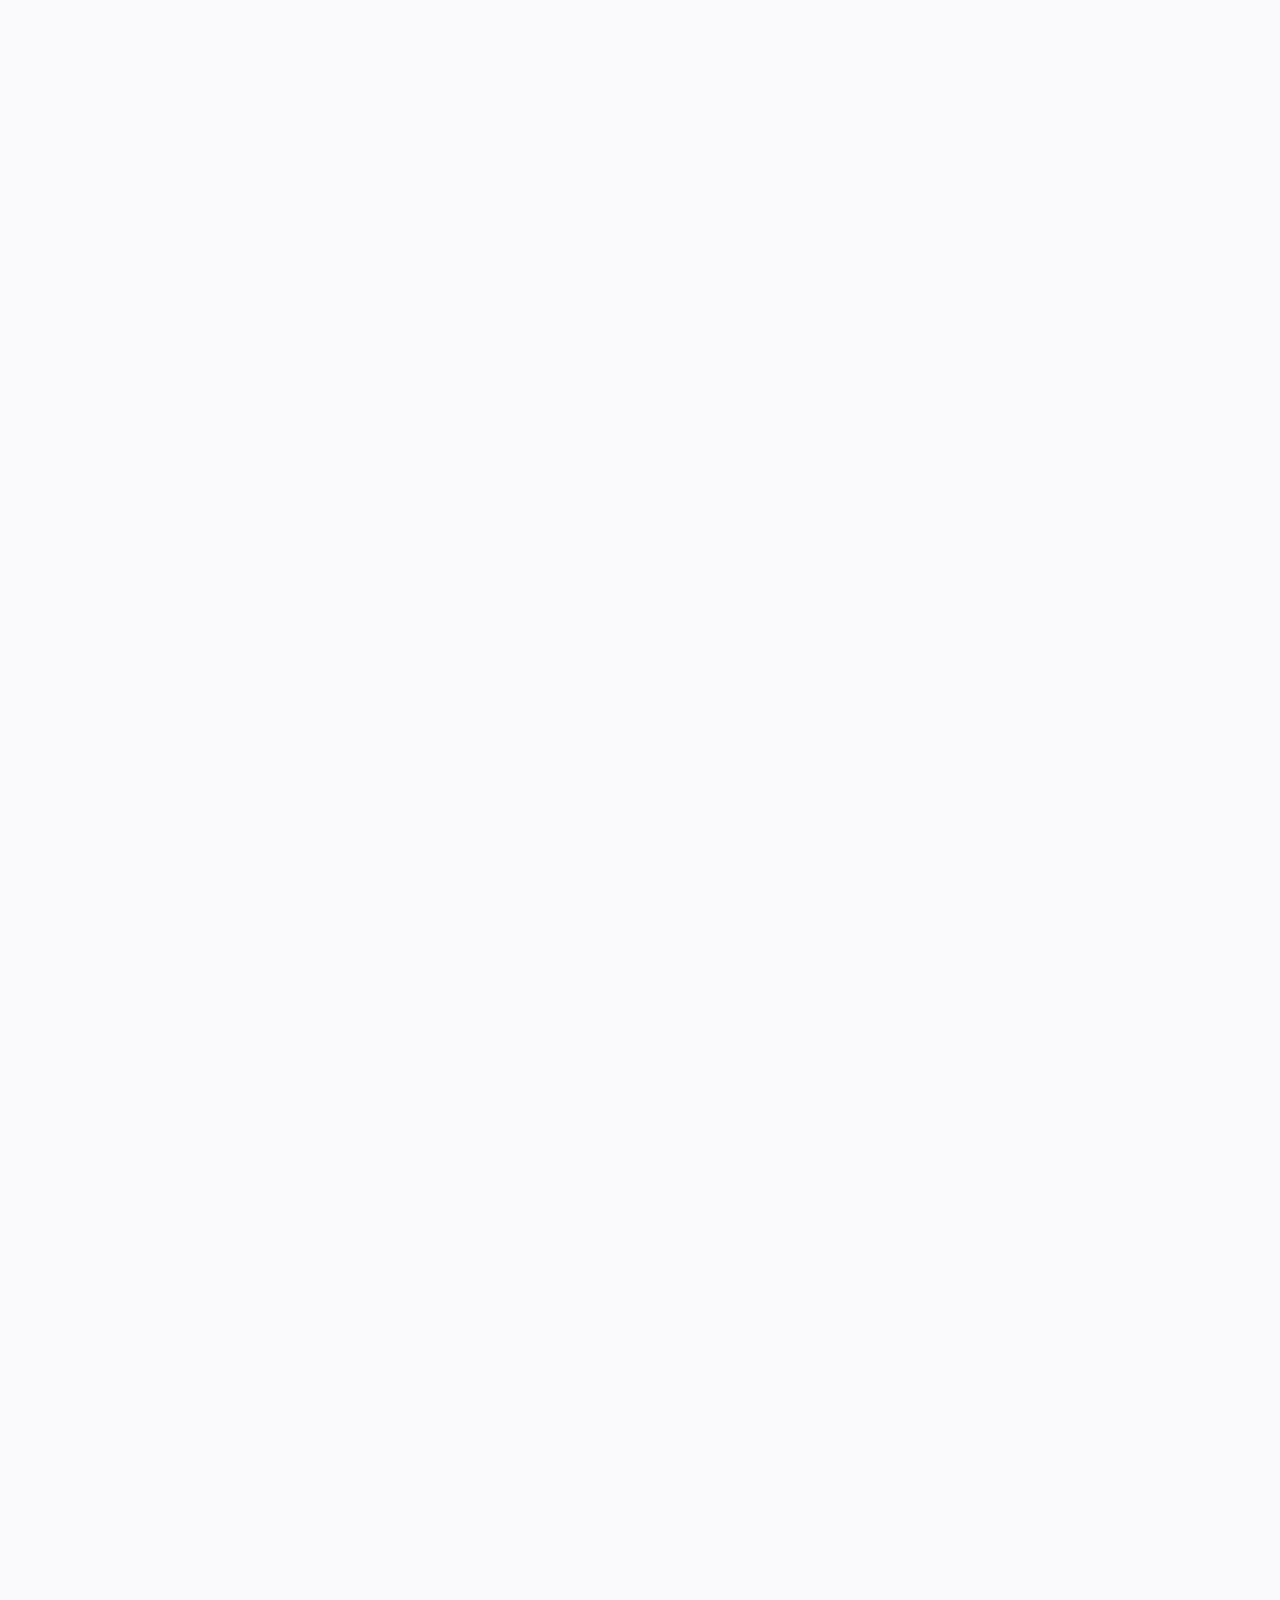
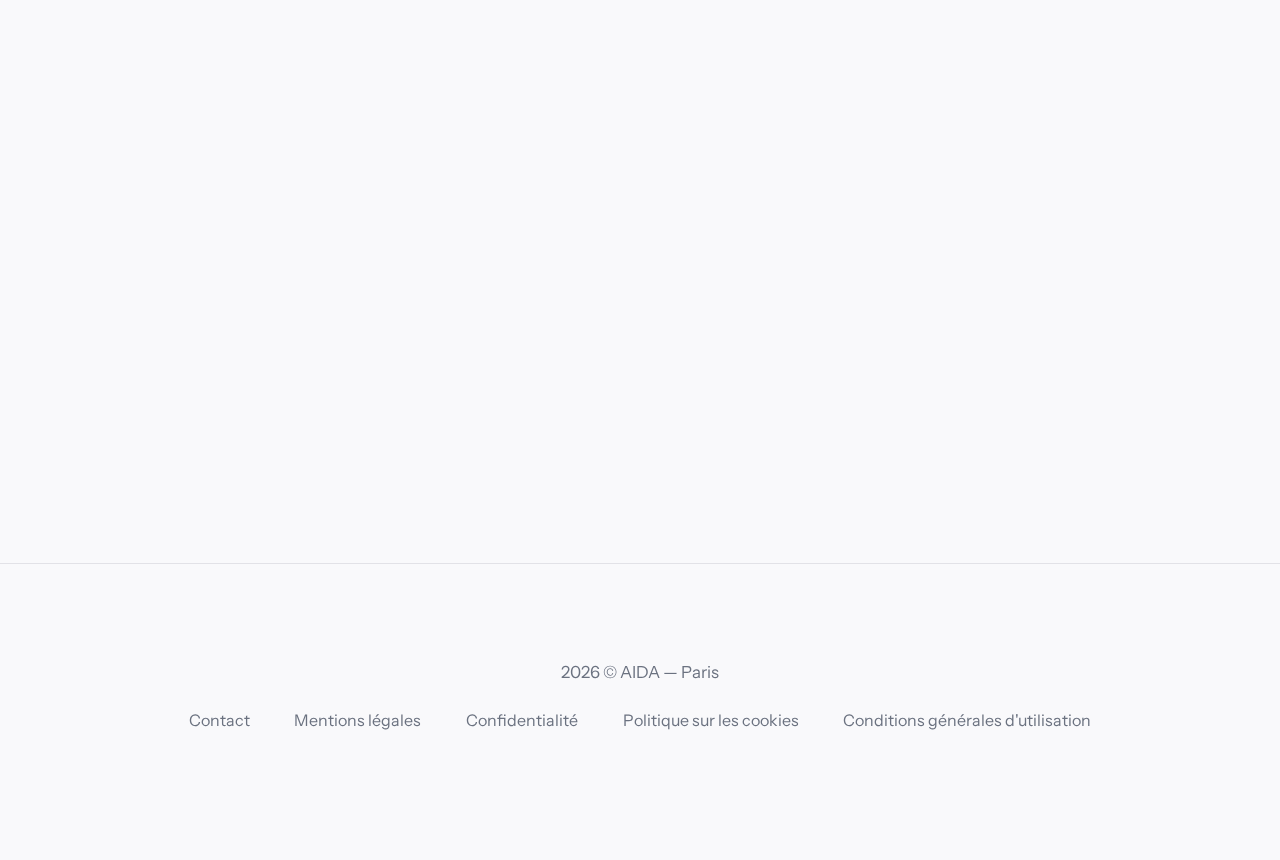
<file: pages/audit-consulting.html>
<!DOCTYPE html>
<html lang="fr">

<head>
    <meta charset="UTF-8" />
    <meta name="viewport" content="width=device-width, initial-scale=1.0" />
    <title>AIDA — Audit & Consulting</title>

    <link rel="preconnect" href="https://fonts.googleapis.com" />
    <link rel="preconnect" href="https://fonts.gstatic.com" crossorigin />
    <link
        href="https://fonts.googleapis.com/css2?family=Space+Grotesk:wght@300;400;500;600;700&family=Instrument+Sans:wght@400;500;600;700&display=swap"
        rel="stylesheet" />

    <link rel="stylesheet" href="/style/index.css">
    <link rel="stylesheet" href="/style/header.css">
    <link rel="stylesheet" href="/style/footer.css">
</head>

<body>

    <div data-include="header"></div>

    <!-- HERO -->
    <main>
        <div class="final-cta">
            <h2 class="section-title hero reveal">
                On ne donne pas<br>
                des conseils.<br>
                On tranche.
            </h2>

            <p class="hero-subtitle reveal delay-1">
                Si ta stratégie ne performe pas,
                ce n’est jamais un hasard.
            </p>

            <a href="#" data-mail-template="/assets/templates/travailler-avec-vous.txt"
                class="btn-force reveal delay-2">
                Lancer un audit →
            </a>
        </div>
    </main>

    <!-- OFFRES -->
    <section class="cards">
        <a href="/pages/offer.html?offer=audit-essentiel">
            <div class="card reveal">
                <span class="card-index">01</span>
                <h3>Audit<br>essentiel</h3>
                <p>
                    <strong>600 €</strong><br><br>
                    Analyse de la situation actuelle.<br>
                    Positionnement, image, cohérence,
                    points de friction visibles.<br><br>
                    Tu sais où tu en es.
                </p>
            </div>
        </a>

        <a href="/pages/offer.html?offer=audit-avance">
        <div class="card reveal delay-1">
            <span class="card-index">02</span>
            <h3>Audit<br>avancé</h3>
            <p>
                <strong>1 200 €</strong><br><br>
                Situation actuelle +
                identification des erreurs.
                Quick wins exploitables immédiatement.<br><br>
                Tu sais quoi corriger vite.
            </p>
        </div>
        </a>

        <a href="/pages/offer.html?offer=audit-consulting">
            <div class="card reveal delay-2">
                <span class="card-index">03</span>
                <h3>Audit &<br>consulting</h3>
                <p>
                    <strong>2 500 €</strong><br><br>
                    Audit avancé +
                    stratégie complète.<br><br>
                    Objectifs clairs et mesurables.<br><br>
                    Tu sais quoi faire et pourquoi.
                </p>
            </div>
        </a>
    </section>

    <!-- ARGUMENTAIRE -->
    <section class="final-cta">
        <h2 class="section-title reveal">
            Pourquoi ça marche.
        </h2>

        <p class="final-text reveal delay-1">
            Parce qu’on ne vend pas de la théorie.<br>
            Ni des slides rassurantes.<br><br>
            On analyse froidement.
            On décide vite.
            Et on aligne la stratégie avec la réalité du terrain.
        </p>
    </section>

    <!-- CTA FINAL -->
    <section class="final-cta">
        <h2 class="section-title reveal">
            Tu veux savoir<br>
            ce qui te freine vraiment ?
        </h2>

        <p class="final-text reveal delay-1">
            Un audit bien mené coûte toujours
            moins cher que des mois
            de décisions floues.
        </p>

        <a href="#" data-mail-template="/assets/templates/travailler-avec-vous.txt" class="btn-force reveal delay-2">
            Démarrer l’audit →
        </a>
    </section>

    <div data-include="footer"></div>

    <script src="../js/main.js" defer></script>
    <script src="../js/includes.js" defer></script>
    <script src="/js/mail-template.js"></script>

</body>

</html>
</file>
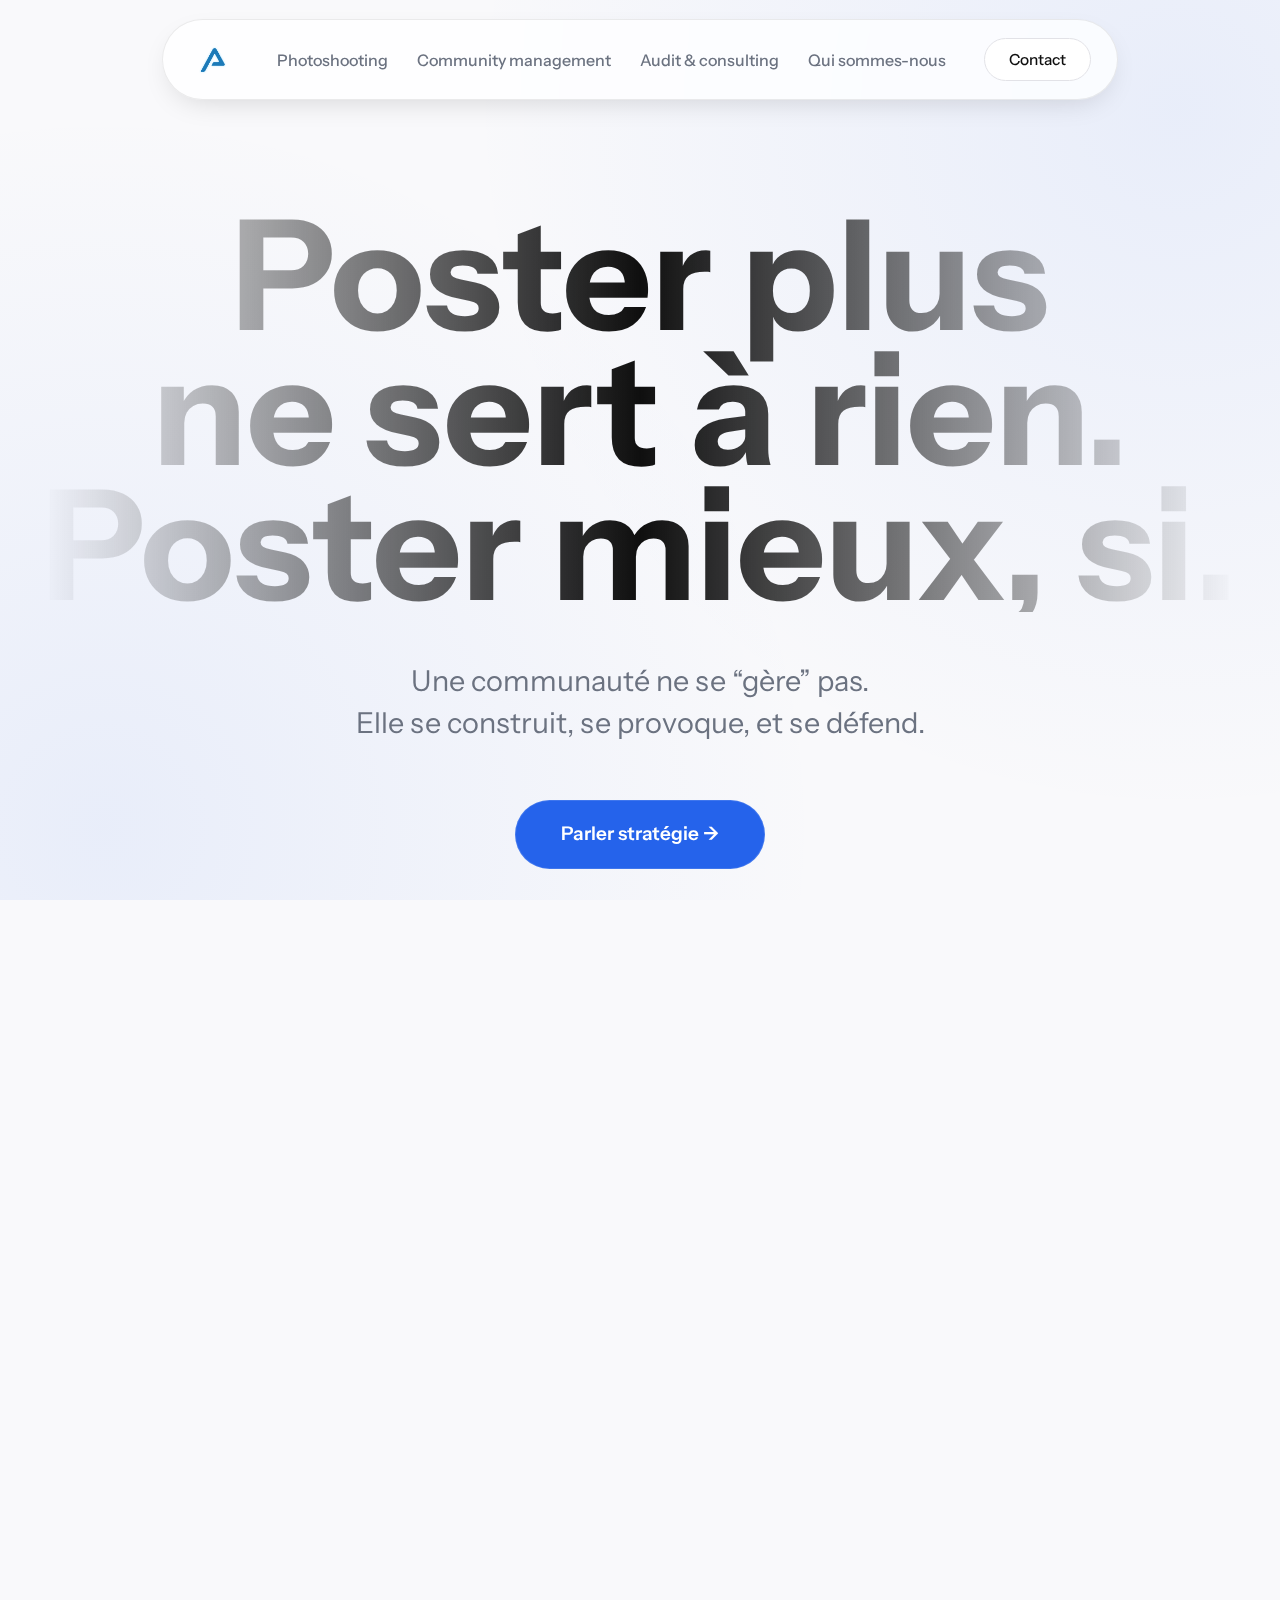
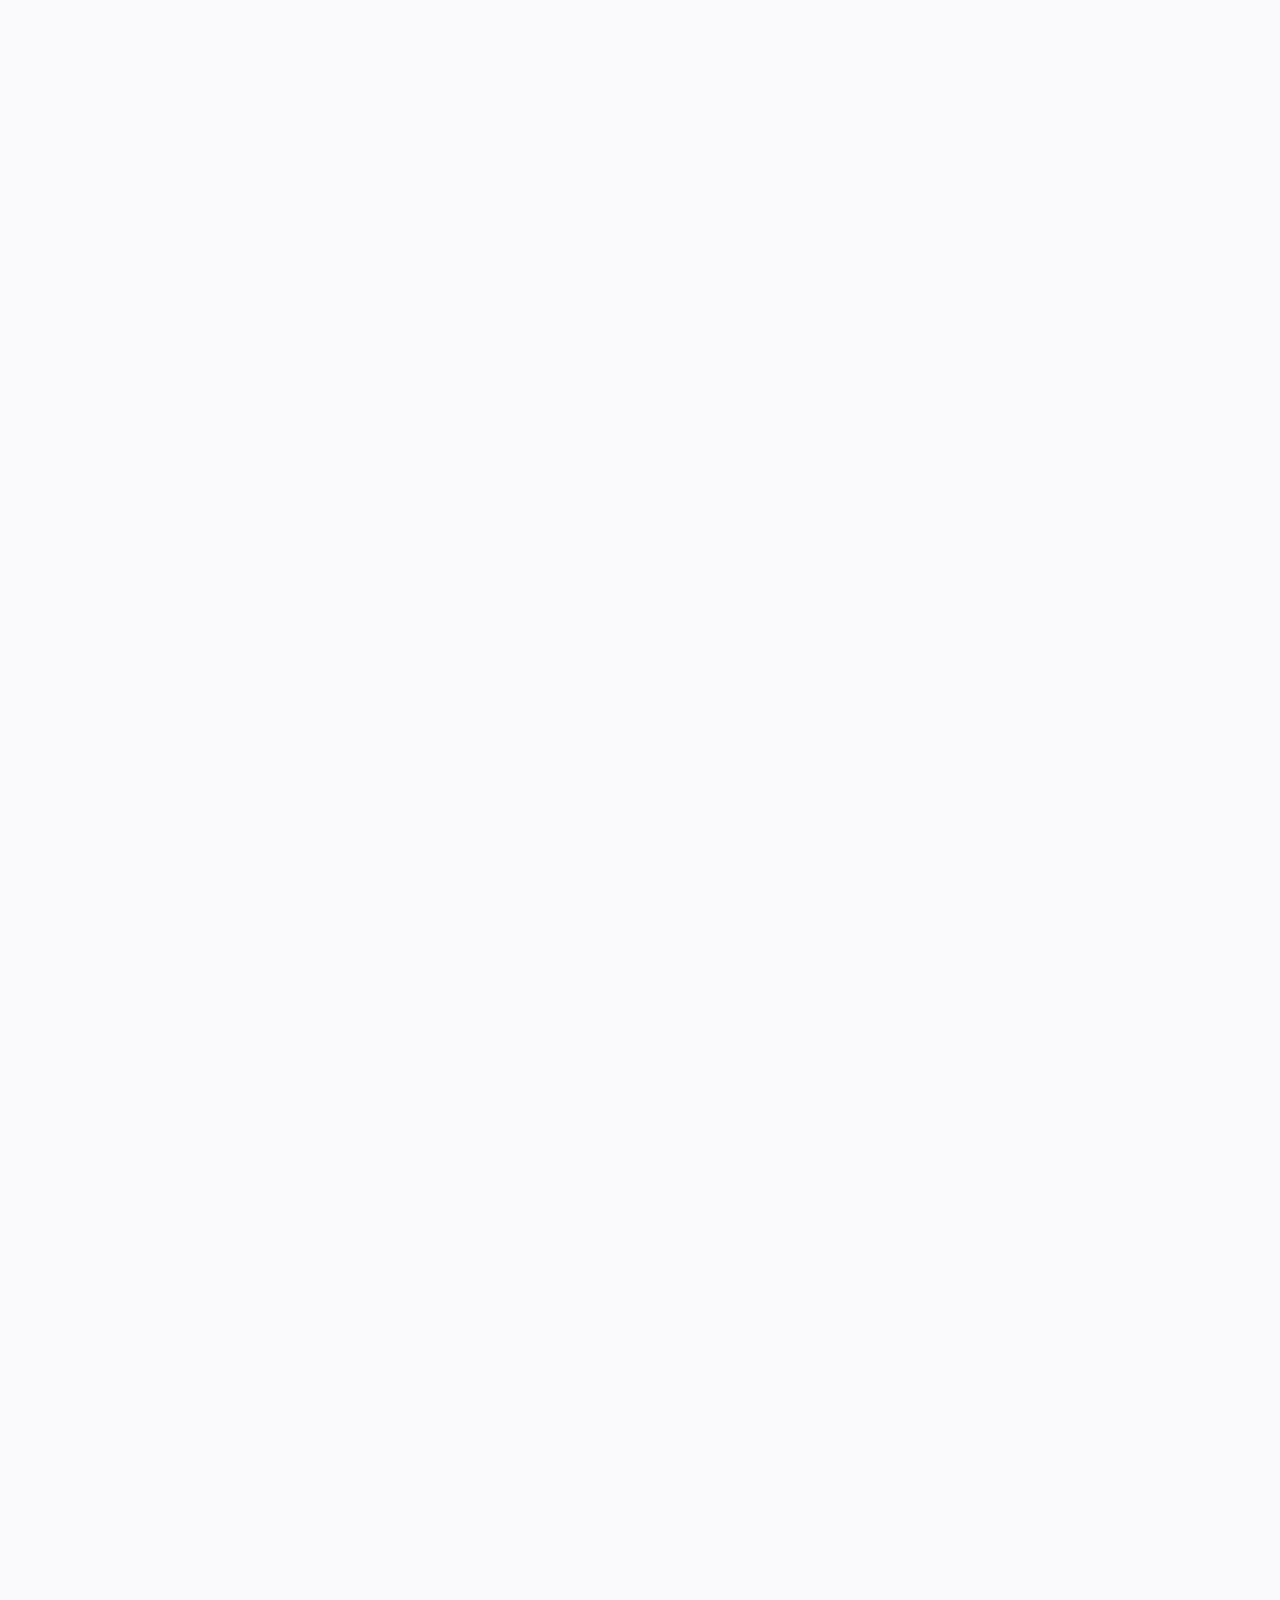
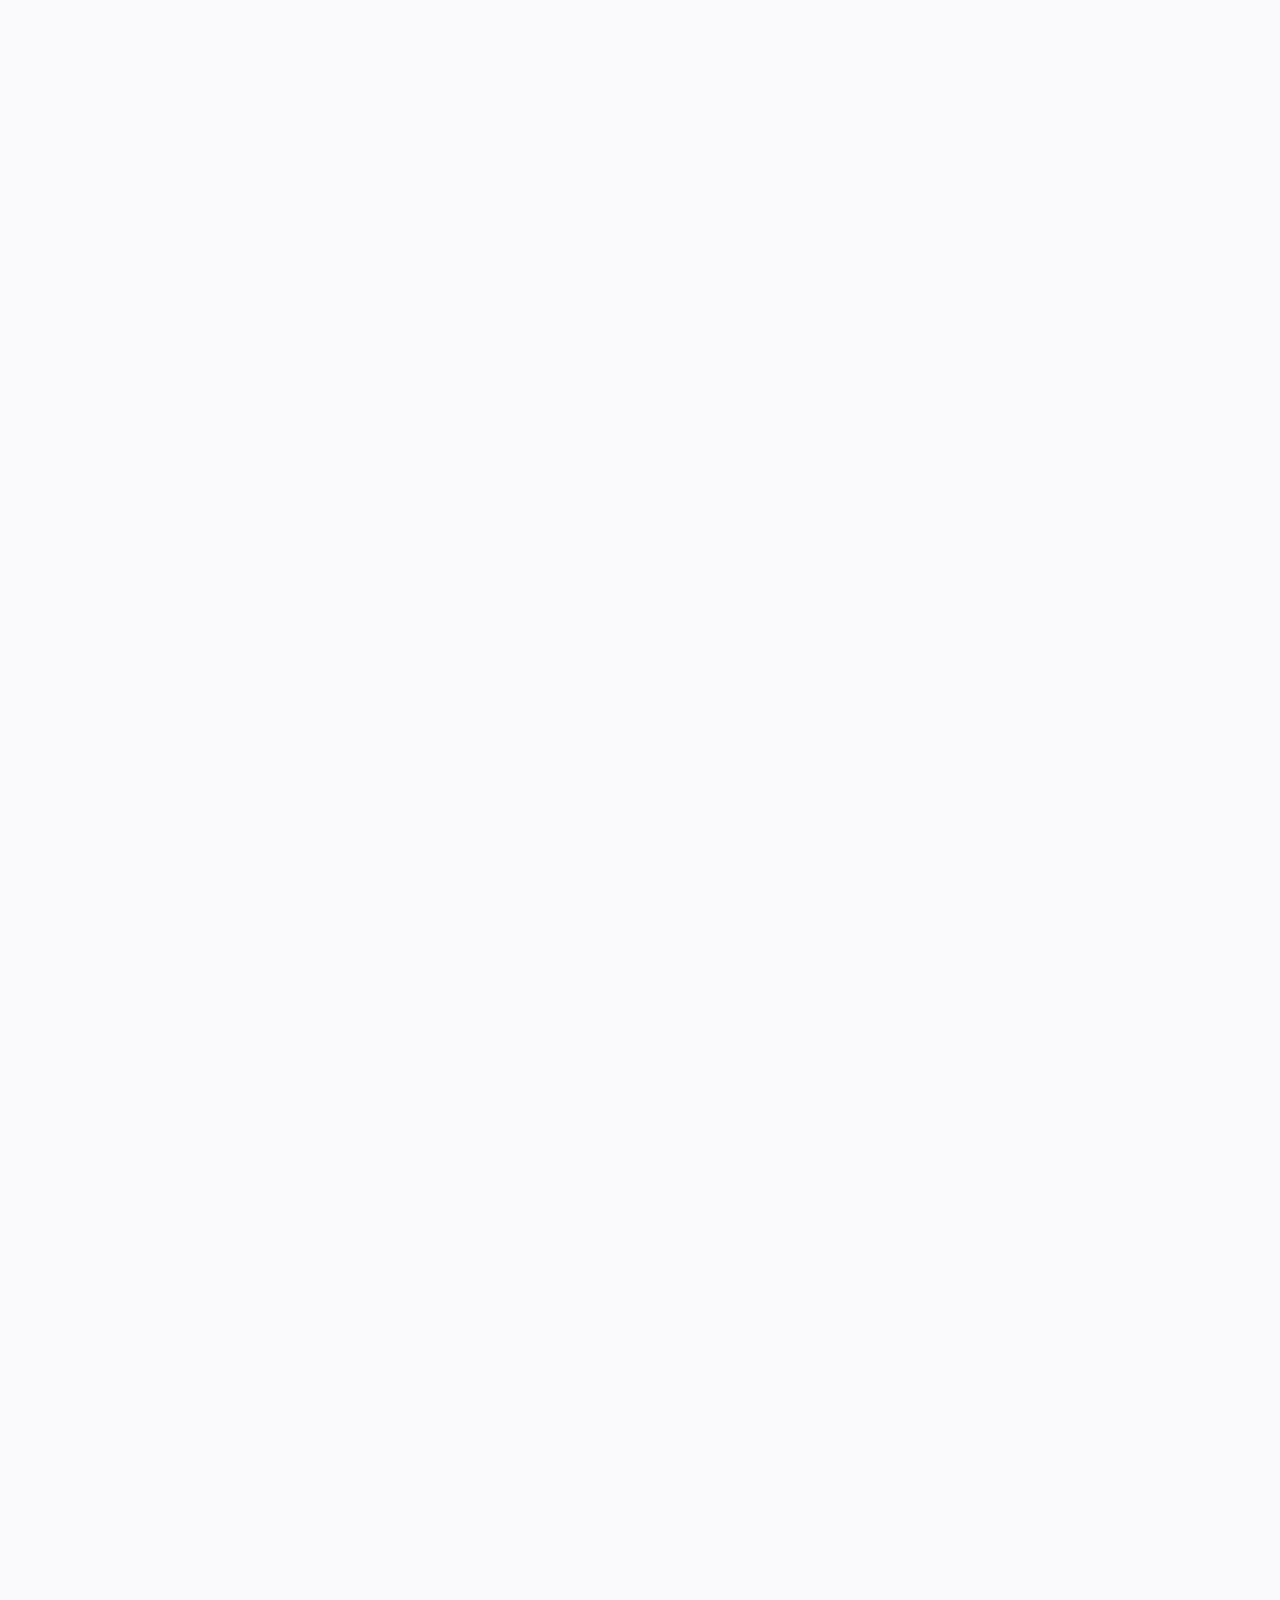
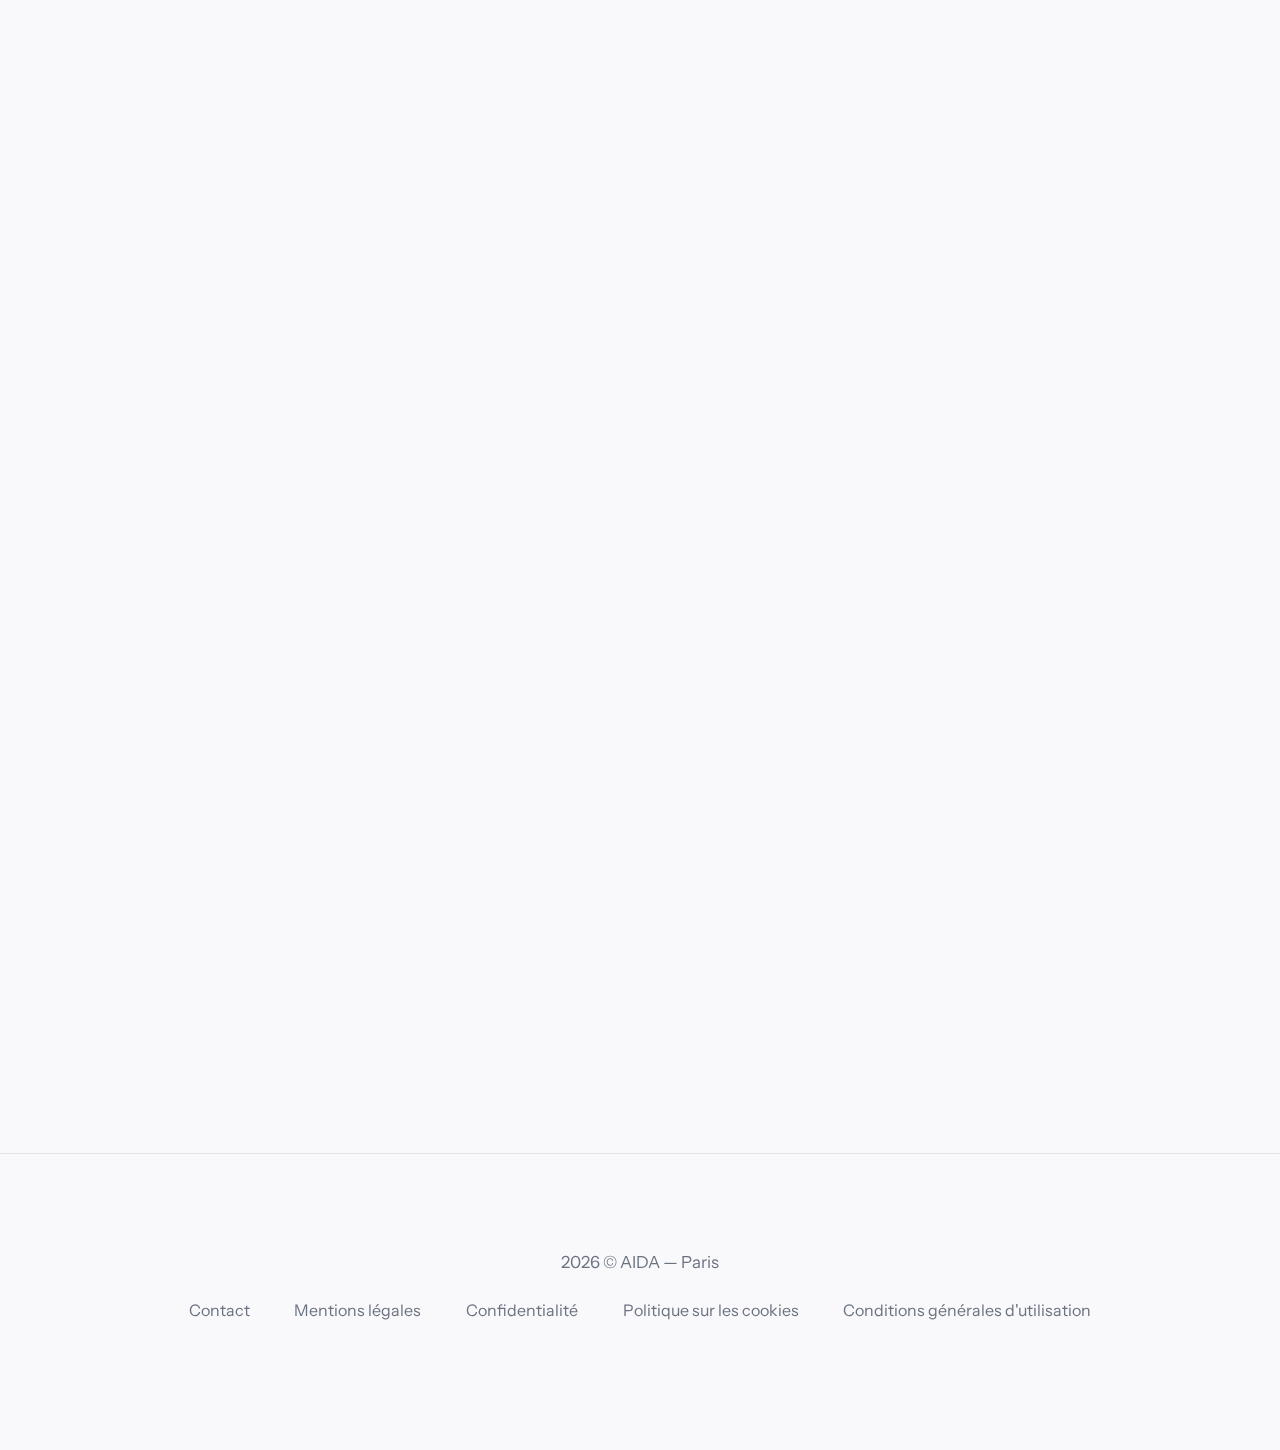
<file: pages/community-management.html>
<!DOCTYPE html>
<html lang="fr">

<head>
    <meta charset="UTF-8" />
    <meta name="viewport" content="width=device-width, initial-scale=1.0" />
    <title>AIDA — Community Management</title>

    <link rel="preconnect" href="https://fonts.googleapis.com" />
    <link rel="preconnect" href="https://fonts.gstatic.com" crossorigin />
    <link
        href="https://fonts.googleapis.com/css2?family=Space+Grotesk:wght@300;400;500;600;700&family=Instrument+Sans:wght@400;500;600;700&display=swap"
        rel="stylesheet" />

    <link rel="stylesheet" href="/style/index.css">
    <link rel="stylesheet" href="/style/header.css">
    <link rel="stylesheet" href="/style/footer.css">
</head>

<body>

    <div data-include="header"></div>

    <!-- HERO -->
    <main>
        <div class="final-cta">
            <h2 class="section-title hero reveal">
                Poster plus<br>
                ne sert à rien.<br>
                Poster mieux, si.
            </h2>

            <p class="hero-subtitle reveal delay-1">
                Une communauté ne se “gère” pas.<br>
                Elle se construit, se provoque,
                et se défend.
            </p>

            <a href="#" data-mail-template="/assets/templates/travailler-avec-vous.txt"
                class="btn-force reveal delay-2">
                Parler stratégie →
            </a>
        </div>
    </main>

    <!-- OFFRES -->
    <section class="cards">
        <a href="/pages/offer.html?offer=community-essentielle">
            <div class="card reveal">
                <span class="card-index">01</span>
                <h3>Gestion<br>essentielle</h3>
                <p>
                    <strong>225 € / mois</strong><br><br>
                    Présence régulière et cohérente.<br>
                    Ligne éditoriale claire.<br>
                    Publications maîtrisées.<br><br>
                    Pour exister sans se diluer.
                </p>
            </div>
        </a>

        <a href="/pages/offer.html?offer=community-strategique">
            <div class="card reveal delay-1">
                <span class="card-index">02</span>
                <h3>Gestion<br>stratégique</h3>
                <p>
                    <strong>350 € / mois</strong><br><br>
                    Contenus pensés pour engager.<br>
                    Positionnement affirmé.<br>
                    Adaptation au terrain.<br><br>
                    Pour commencer à peser.
                </p>
            </div>
        </a>

        <a href="/pages/offer.html?offer=community-offensive">
            <div class="card reveal delay-2">
                <span class="card-index">03</span>
                <h3>Gestion<br>offensive</h3>
                <p>
                    <strong>900 € / mois</strong><br><br>
                    Création de récits forts.<br>
                    Prises de position assumées.<br>
                    Accélération de la visibilité.<br><br>
                    Pour prendre la place.
                </p>
            </div>
        </a>
    </section>

    <!-- FONCTIONNEMENT -->
    <section class="final-cta">
        <h2 class="section-title reveal">
            Comment on travaille.
        </h2>

        <p class="final-text reveal delay-1">
            Pas de calendrier automatique.<br>
            Pas de posts recyclés.<br>
            Pas de validation inutile à rallonge.<br><br>

            On observe.
            On ajuste.
            On publie quand ça a du sens.
        </p>

        <p class="final-text reveal delay-2">
            Chaque mois est recalibré.
            Chaque contenu a une intention.
            Chaque décision est stratégique,
            pas cosmétique.
        </p>
    </section>

    <!-- CONFIDENTIALITÉ + RDV -->
    <section class="final-cta">
        <h2 class="section-title reveal">
            La confidentialité<br>
            fait partie du service.
        </h2>

        <p class="final-text reveal delay-1">
            Nous ne montrons pas les comptes que nous gérons.<br>
            Nous ne citons pas nos clients.<br>
            Nous ne publions pas leurs résultats.<br><br>

            Ceux qui travaillent sérieusement
            n’ont rien à gagner à s’exposer.
        </p>

        <p class="final-text reveal delay-2">
            En revanche,
            on t’offre <strong>10 minutes d’échange</strong>.<br>
            Gratuit. Direct. Sans engagement.<br><br>

            Tu repars avec des pistes concrètes
            ou avec la certitude
            que ce n’est pas le bon moment.
        </p>

        <a href="#" data-mail-template="/assets/templates/travailler-avec-vous.txt" class="btn-force reveal delay-3">
            Prendre 10 minutes →
        </a>
    </section>

    <!-- FAQ -->
    <section class="cards">
        <div class="card reveal">
            <h3>Pourquoi vos tarifs sont mensuels ?</h3>
            <p>
                Parce qu’une communauté
                se construit dans la durée.
                Les coups ponctuels
                ne créent rien de solide.
            </p>
        </div>

        <div class="card reveal delay-1">
            <h3>Est-ce que vous promettez des résultats ?</h3>
            <p>
                Non.
                On promet une stratégie claire
                et une exécution sérieuse.
                Le reste dépend des décisions prises.
            </p>
        </div>

        <div class="card reveal delay-2">
            <h3>Est-ce que vous travaillez avec tout le monde ?</h3>
            <p>
                Non.
                Si le positionnement est flou
                ou si le discours est vide,
                on préfère refuser.
            </p>
        </div>
    </section>

    <!-- CTA FINAL -->
    <section class="final-cta">
        <h2 class="section-title reveal">
            Tu veux une audience<br>
            ou une communauté ?
        </h2>

        <p class="final-text reveal delay-1">
            Les chiffres flattent.<br>
            L’impact transforme.
        </p>

        <a href="#" data-mail-template="/assets/templates/travailler-avec-vous.txt" class="btn-force reveal delay-2">
            Démarrer →
        </a>
    </section>

    <div data-include="footer"></div>

    <script src="../js/main.js" defer></script>
    <script src="../js/includes.js" defer></script>
    <script src="/js/mail-template.js"></script>

</body>

</html>
</file>
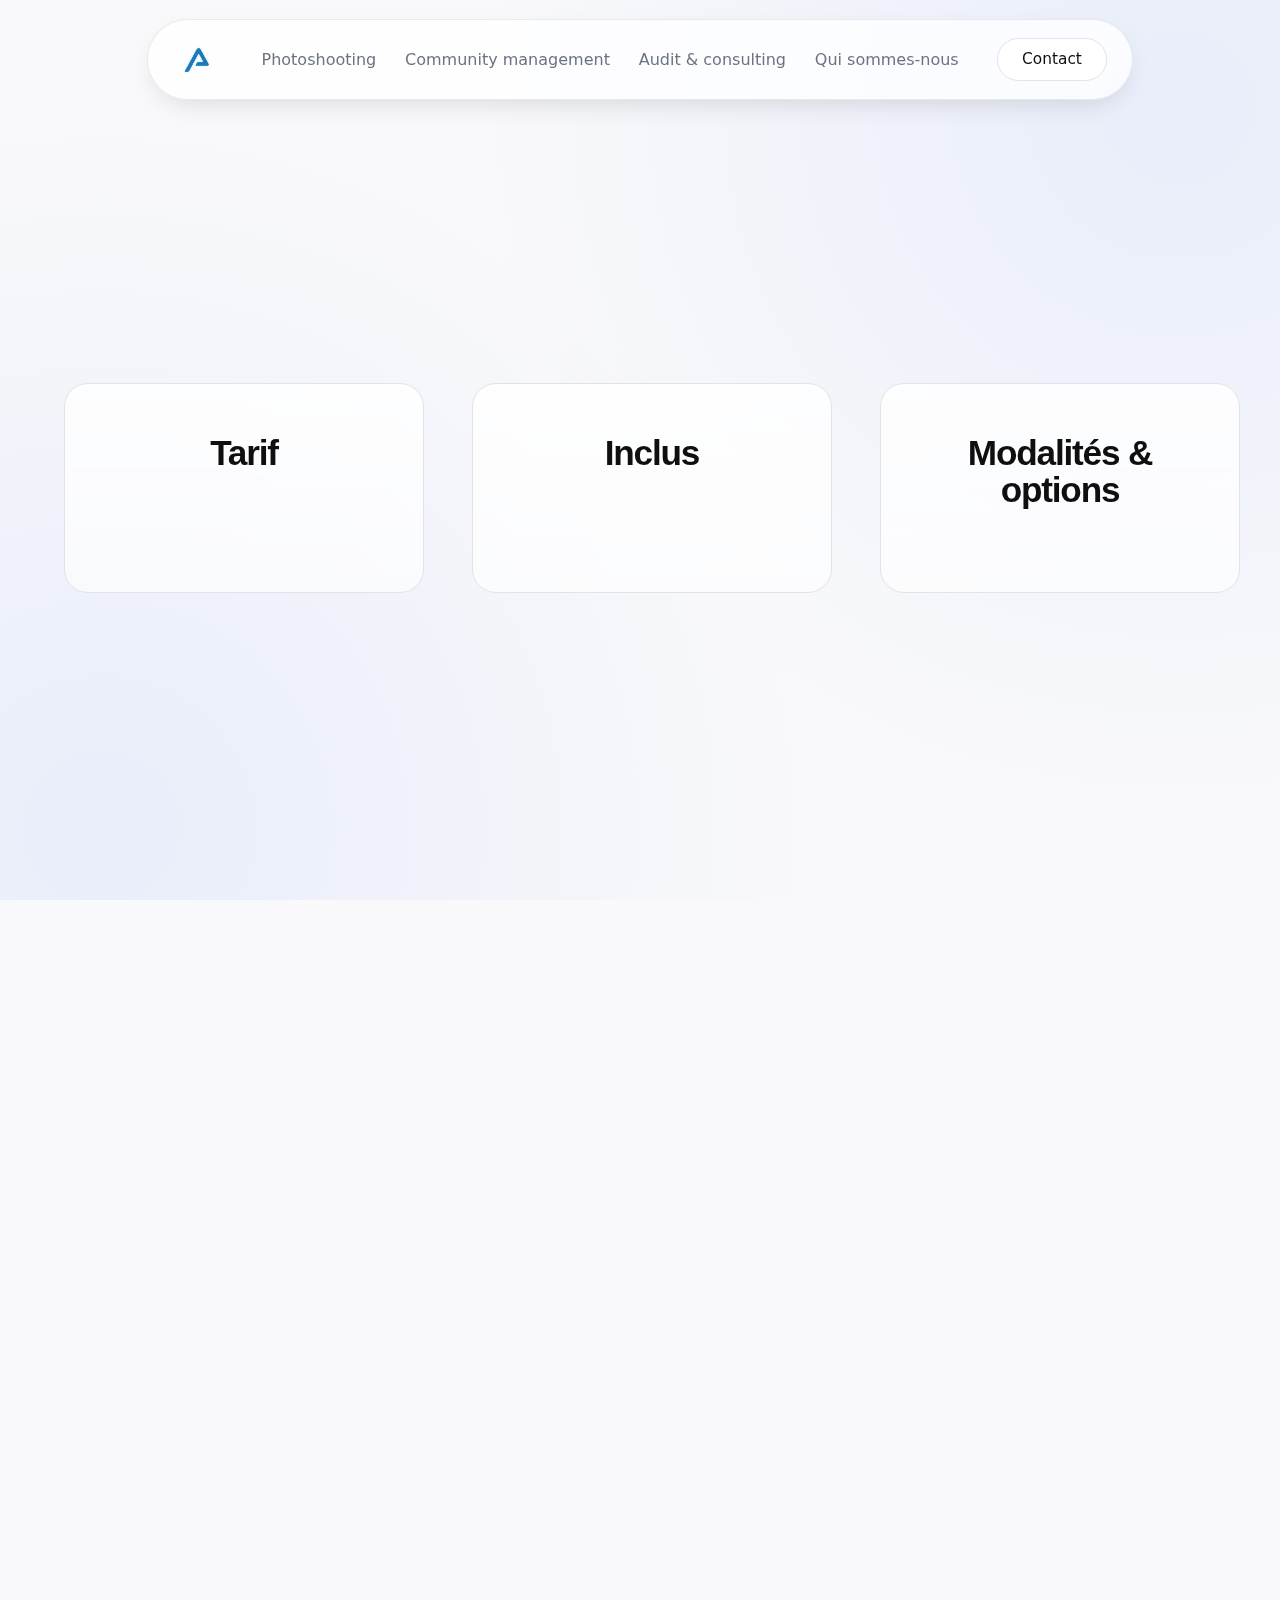
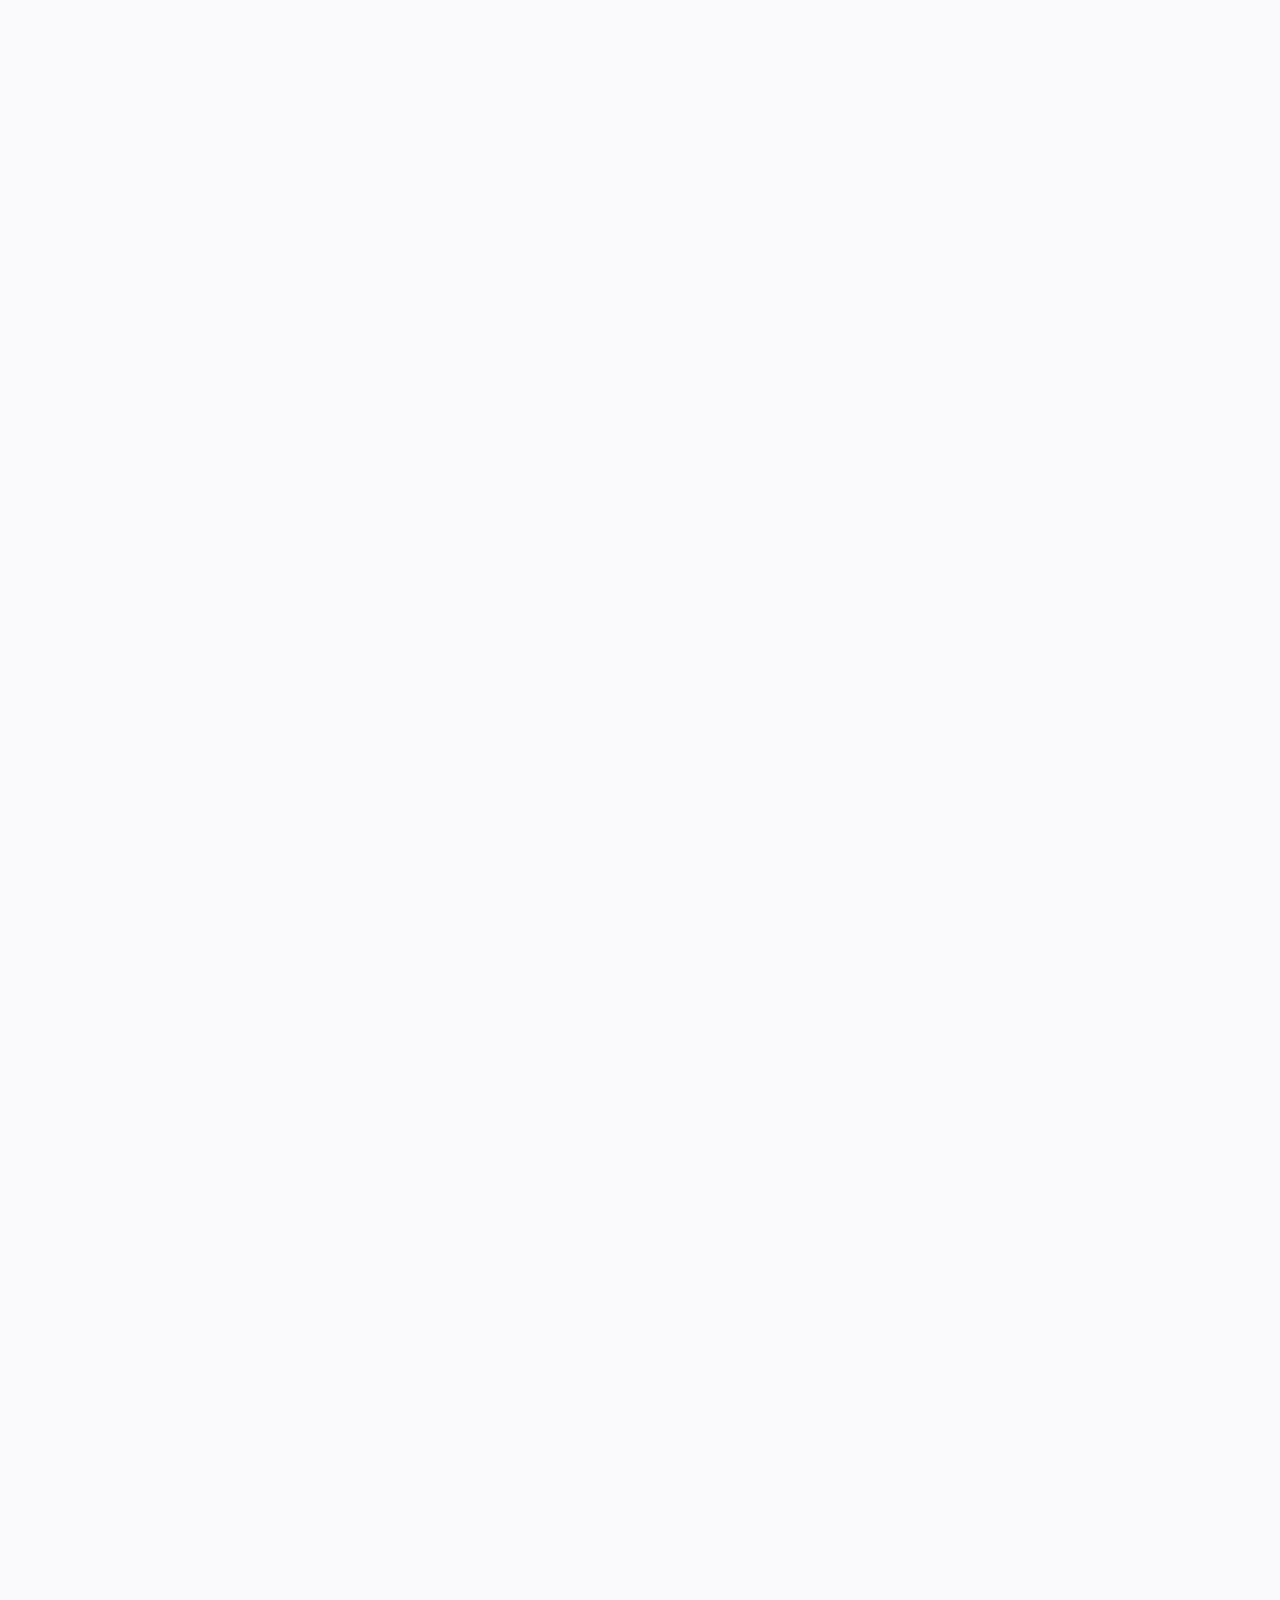
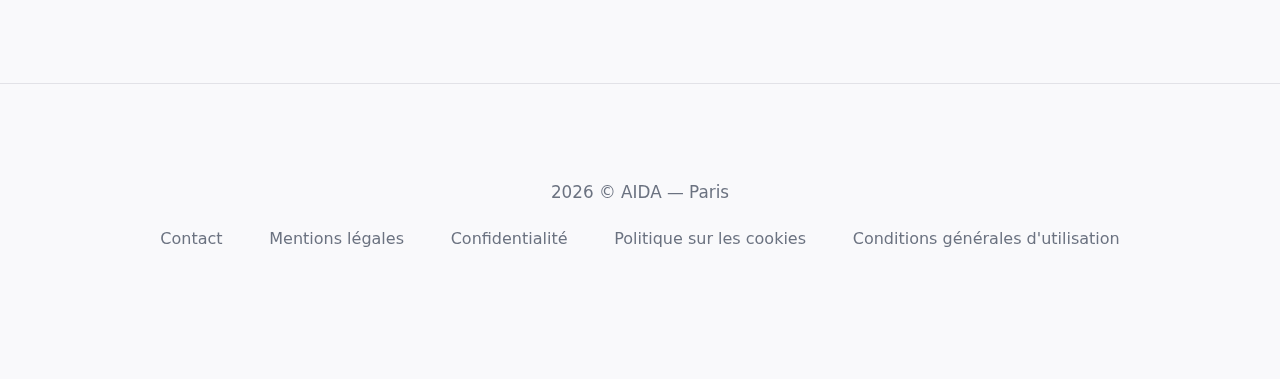
<file: pages/offer.html>
<!DOCTYPE html>
<html lang="fr">

<head>
    <meta charset="UTF-8" />
    <title>AIDA — Offre</title>
    <meta name="viewport" content="width=device-width, initial-scale=1.0" />

    <link rel="stylesheet" href="/style/index.css">
    <link rel="stylesheet" href="/style/header.css">
    <link rel="stylesheet" href="/style/footer.css">
</head>

<body>

    <div data-include="header"></div>

    <main>
        <section class="final-cta">
            <h1 id="offer-name" class="section-title hero reveal"></h1>
            <div class="cards">
                <div class="card reveal">
                    <h3>Tarif</h3>
                    <p id="offer-price"></p>
                </div>

                <div class="card reveal delay-1">
                    <h3>Inclus</h3>
                    <ul id="offer-included"></ul>
                </div>

                <div class="card reveal delay-2">
                    <h3>Modalités & options</h3>
                    <ul id="offer-options"></ul>
                </div>
            </div>

            <div class="final-cta">
                <a href="#" data-mail-template="/assets/templates/devis.txt" class="btn-force reveal">
                    Demander un devis →
                </a>
            </div>
        </section>
    </main>

    <section class="final-cta offer-purpose">
        <h2 class="section-title reveal">
            À quoi sert cette offre ?
        </h2>

        <p class="final-text reveal delay-1">
            Cette offre a un objectif simple :
            t’aider à prendre des décisions plus justes,
            plus rapides,
            et plus efficaces.<br><br>

            Elle ne vise pas à produire “plus”.
            Elle vise à produire mieux :
            avec une direction claire,
            des choix assumés,
            et une exécution cohérente.
        </p>

        <p class="final-text reveal delay-2">
            Dans la majorité des cas,
            les marques que nous accompagnons
            constatent des effets mesurables
            après clarification de leur positionnement
            et recentrage des actions.
        </p>

        <div class="cards impact-cards">
            <div class="card impact-card reveal">
                <span class="impact-value">Jusqu’à +60%</span>
                <span class="impact-label">de visibilité</span>
                <p class="impact-desc">
                    Après clarification du message
                    et suppression des actions inutiles.
                </p>
            </div>

            <div class="card impact-card reveal delay-1">
                <span class="impact-value">Jusqu’à ×2</span>
                <span class="impact-label">d’engagement</span>
                <p class="impact-desc">
                    Lorsque le discours est cohérent
                    et assumé sur l’ensemble des canaux.
                </p>
            </div>

            <div class="card impact-card reveal delay-2">
                <span class="impact-value">−30% à −50%</span>
                <span class="impact-label">d’actions inutiles</span>
                <p class="impact-desc">
                    En recentrant les efforts
                    sur ce qui produit un impact réel.
                </p>
            </div>
        </div>

        <p class="final-text small-note reveal delay-3">
            * Les performances passées observées chez nos clients
            ne garantissent pas des performances futures.
            Les résultats dépendent du contexte,
            du marché
            et du niveau d’exécution.
        </p>
    </section>


    <div data-include="footer"></div>

    <script src="/js/includes.js" defer></script>
    <script src="/js/offer-page.js" defer></script>
    <script src="/js/mail-template.js"></script>
    <script src="/js/main.js" defer></script>

</body>

</html>
</file>
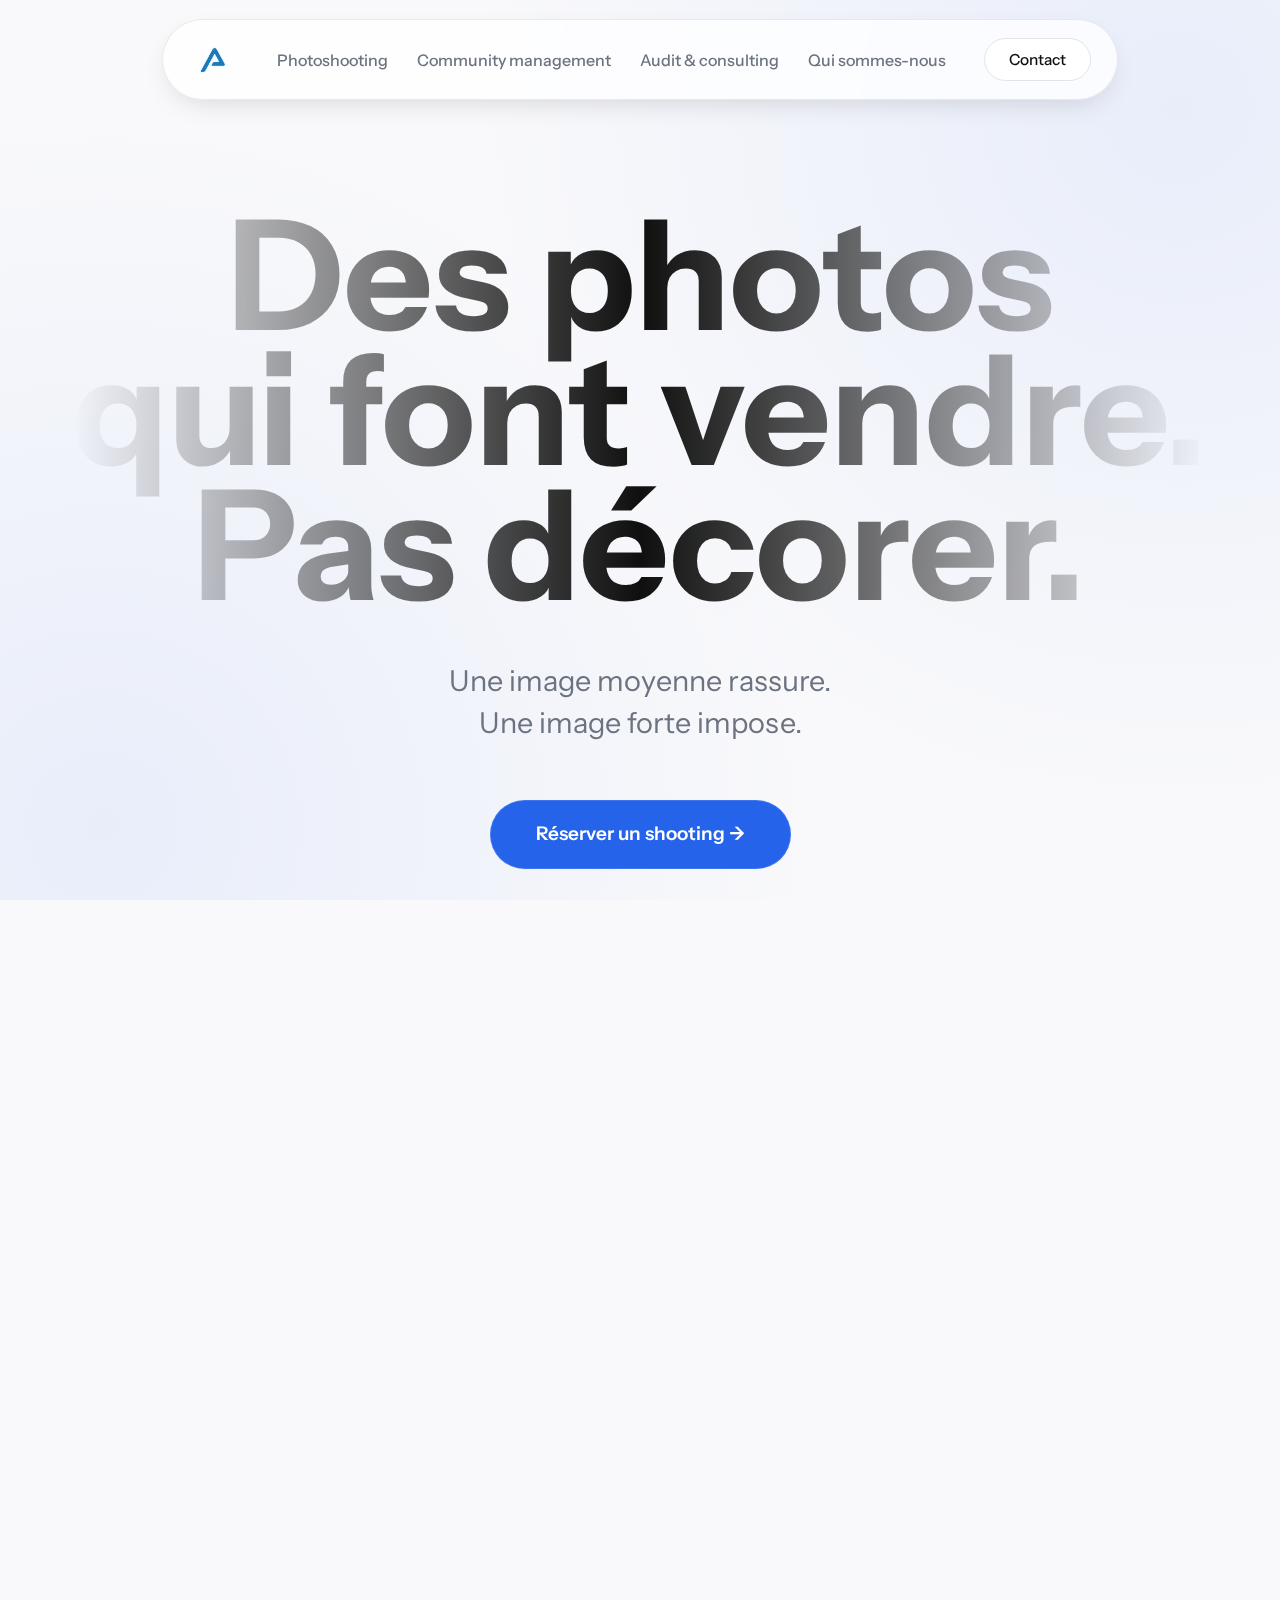
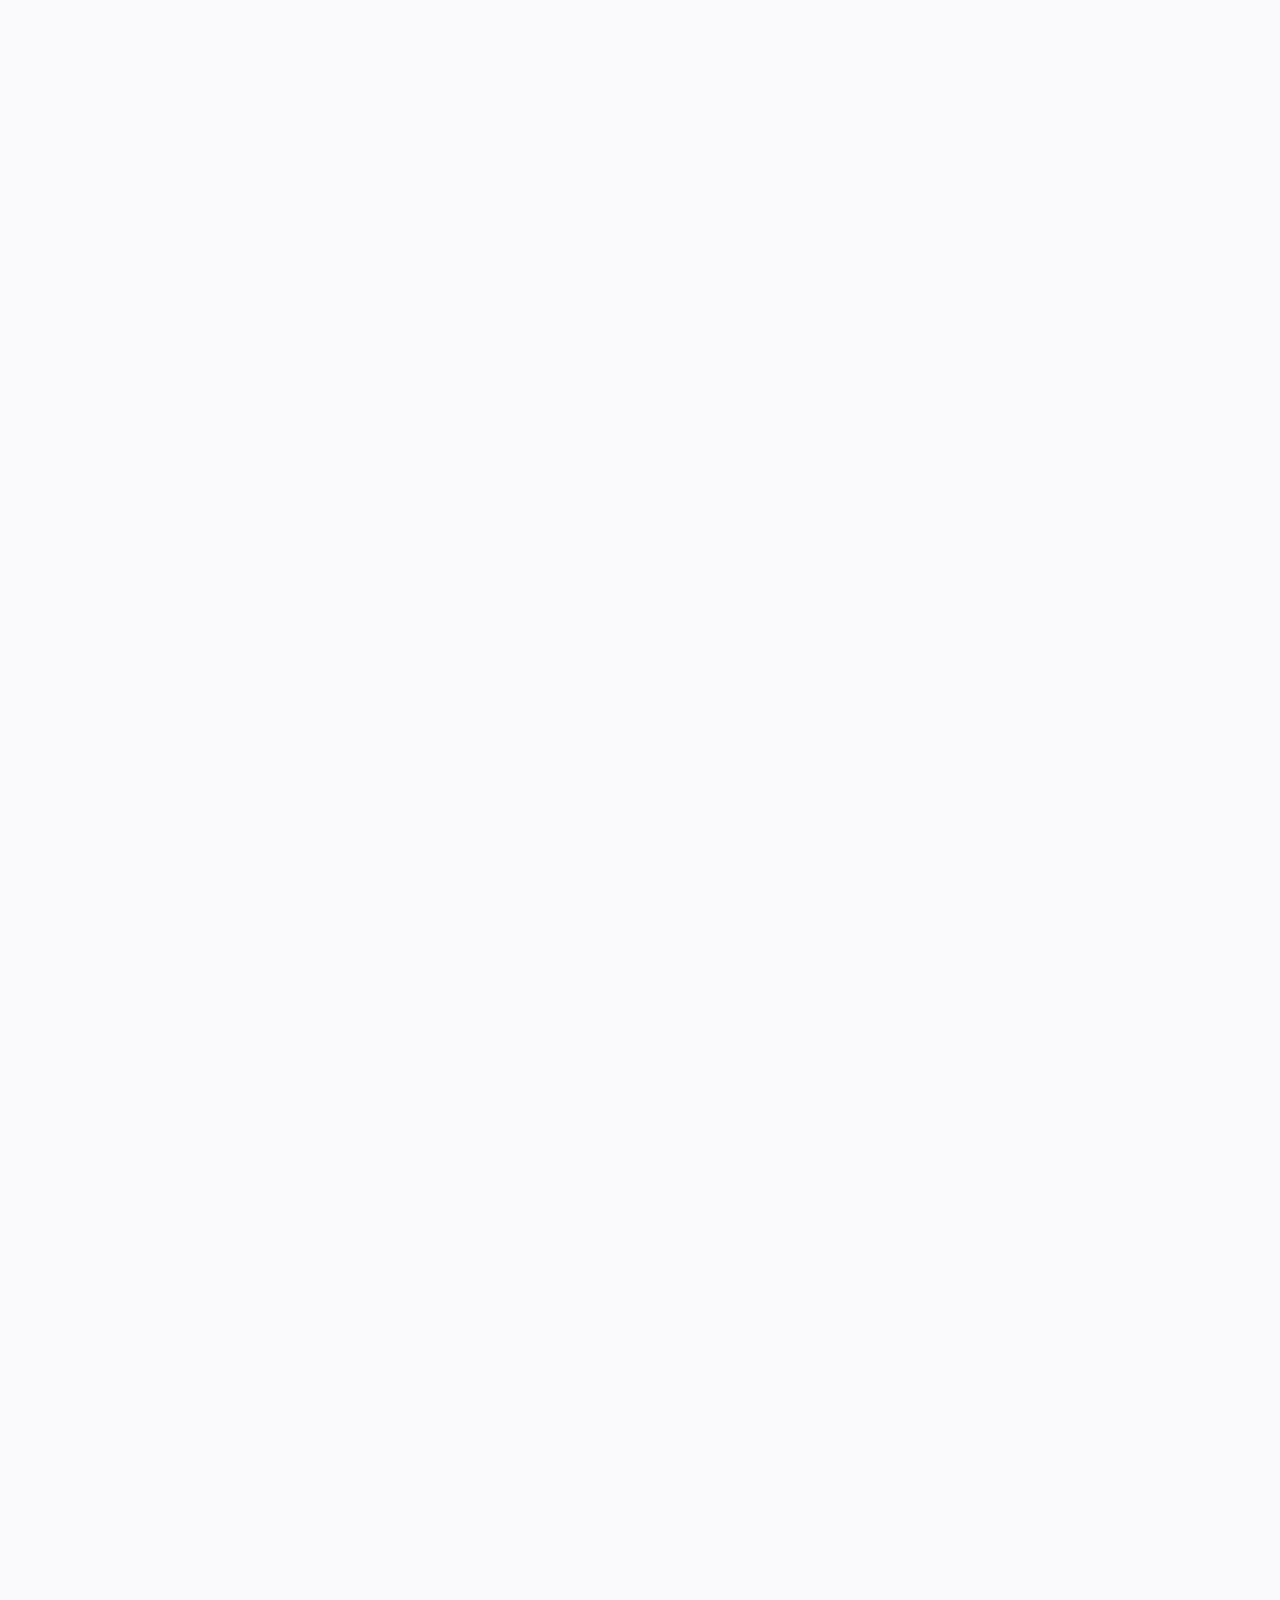
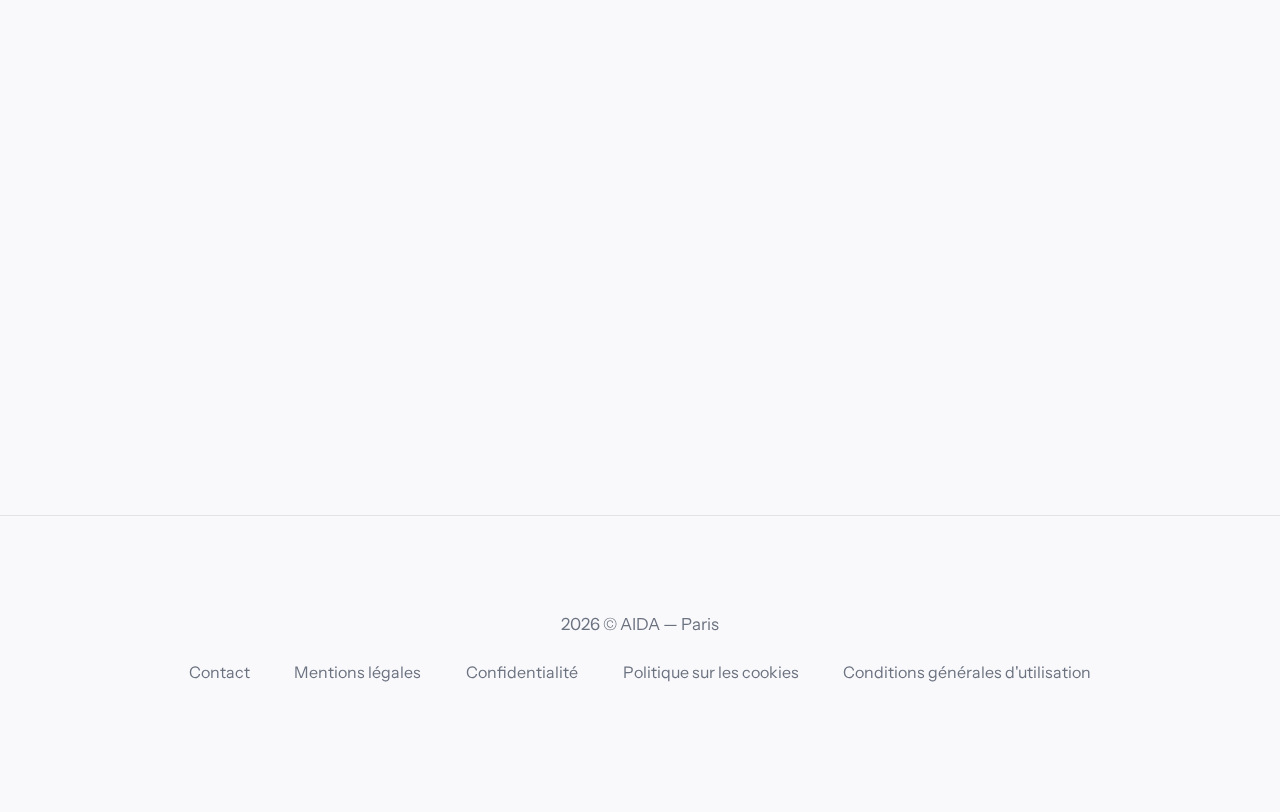
<file: pages/photoshooting.html>
<!DOCTYPE html>
<html lang="fr">

<head>
    <meta charset="UTF-8" />
    <meta name="viewport" content="width=device-width, initial-scale=1.0" />
    <title>AIDA — Photoshooting</title>

    <link rel="preconnect" href="https://fonts.googleapis.com" />
    <link rel="preconnect" href="https://fonts.gstatic.com" crossorigin />
    <link
        href="https://fonts.googleapis.com/css2?family=Space+Grotesk:wght@300;400;500;600;700&family=Instrument+Sans:wght@400;500;600;700&display=swap"
        rel="stylesheet" />
    <link rel="stylesheet" href="/style/index.css">
    <link rel="stylesheet" href="/style/header.css">
    <link rel="stylesheet" href="/style/footer.css">
</head>

<body>

    <div data-include="header"></div>

    <!-- HERO -->
    <main>
        <div class="final-cta">
            <h2 class="section-title hero reveal">
                Des photos<br>
                qui font vendre.<br>
                Pas décorer.
            </h2>

            <p class="hero-subtitle reveal delay-1">
                Une image moyenne rassure.<br>
                Une image forte impose.
            </p>

            <a href="#" data-mail-template="/assets/templates/travailler-avec-vous.txt"
                class="btn-force reveal delay-2">
                Réserver un shooting →
            </a>
        </div>
    </main>

    <!-- OFFRE -->
    <section class="cards">
        <a href="/pages/offer.html?offer=photoshooting">
            <div class="card reveal">
                <span class="card-index">01</span>
                <h3>L’offre.<br>Claire. Nette.</h3>
                <p>
                    <strong>250 € la demi-journée.</strong><br><br>
                    Pas de surprise, pas d’options planquées.
                    Tu sais exactement ce que tu achètes.
                </p>
            </div>
        </a>

        <a href="/pages/offer.html?offer=photoshooting">
            <div class="card reveal delay-1">
                <span class="card-index">02</span>
                <h3>Ce qui est<br>inclus.</h3>
                <p>
                    • 10 photos retouchées premium<br>
                    • Toutes les photos brutes livrées<br>
                    • Licence d’utilisation incluse<br>
                    Tu peux publier, sponsoriser, imprimer.
                    Sans limite.
                </p>
            </div>
        </a>

        <a href="/pages/offer.html?offer=photoshooting">
            <div class="card reveal delay-2">
                <span class="card-index">03</span>
                <h3>Besoin de<br>plus ?</h3>
                <p>
                    <strong>+15 € par photo retouchée supplémentaire.</strong><br><br>
                    Pas de pack inutile.
                    Tu paies uniquement ce que tu utilises.
                </p>
            </div>
        </a>
    </section>

    <!-- <section class="shooting-showcase">
        <h2 class="section-title reveal">
            Exemples de shootings.
        </h2>

        <p class="final-text reveal delay-1">
            Des images pensées pour exister,
            pas pour décorer.
        </p>

        <div class="shooting-grid">
            <div class="shoot-card reveal">
                <div class="shoot-image">
                    <img src="/assets/images/thomas.png" alt="Shooting Paris">
                </div>

                <div class="shoot-overlay">
                    <span class="shoot-meta">Paris · 2024</span>
                    <span class="shoot-meta">Photographe : AIDA</span>
                    <span class="shoot-meta">Usage : réseaux sociaux</span>
                </div>
            </div>

            <div class="shoot-card reveal delay-1">
                <div class="shoot-image">
                    <img src="/assets/images/thomas.png" alt="Shooting Annecy">
                </div>

                <div class="shoot-overlay">
                    <span class="shoot-meta">Annecy · 2023</span>
                    <span class="shoot-meta">Photographe : AIDA</span>
                    <span class="shoot-meta">Usage : branding</span>
                </div>
            </div>

            <div class="shoot-card reveal delay-2">
                <div class="shoot-image">
                    <img src="/assets/images/thomas.png" alt="Shooting New York">
                </div>

                <div class="shoot-overlay">
                    <span class="shoot-meta">New York · 2024</span>
                    <span class="shoot-meta">Photographe : AIDA</span>
                    <span class="shoot-meta">Usage : campagne digitale</span>
                </div>
            </div>
        </div>
    </section> -->

    <!-- ARGUMENTAIRE -->
    <section class="final-cta">
        <h2 class="section-title reveal">
            Pourquoi nos photos<br>
            performent.
        </h2>

        <p class="final-text reveal delay-1">
            Parce qu’on ne shoote pas “joli”.<br>
            On shoote stratégique.<br><br>
            Lumière, cadrage, rythme, intention.
            Chaque image est pensée pour exister
            sur un feed, une landing ou une campagne.
        </p>
    </section>


    <!-- CTA FINAL -->
    <section class="final-cta">
        <h2 class="section-title reveal">
            Tu veux des photos<br>
            qui travaillent pour toi ?
        </h2>

        <p class="final-text reveal delay-1">
            Une demi-journée suffit pour changer
            l’image que ton business renvoie.
        </p>

        <a href="#" data-mail-template="/assets/templates/travailler-avec-vous.txt" class="btn-force reveal delay-2">
            Bloquer une date →
        </a>
    </section>

    <div data-include="footer"></div>

    <script src="/js/main.js" defer></script>
    <script src="/js/includes.js" defer></script>
    <script src="/js/mail-template.js"></script>
</body>

</html>
</file>
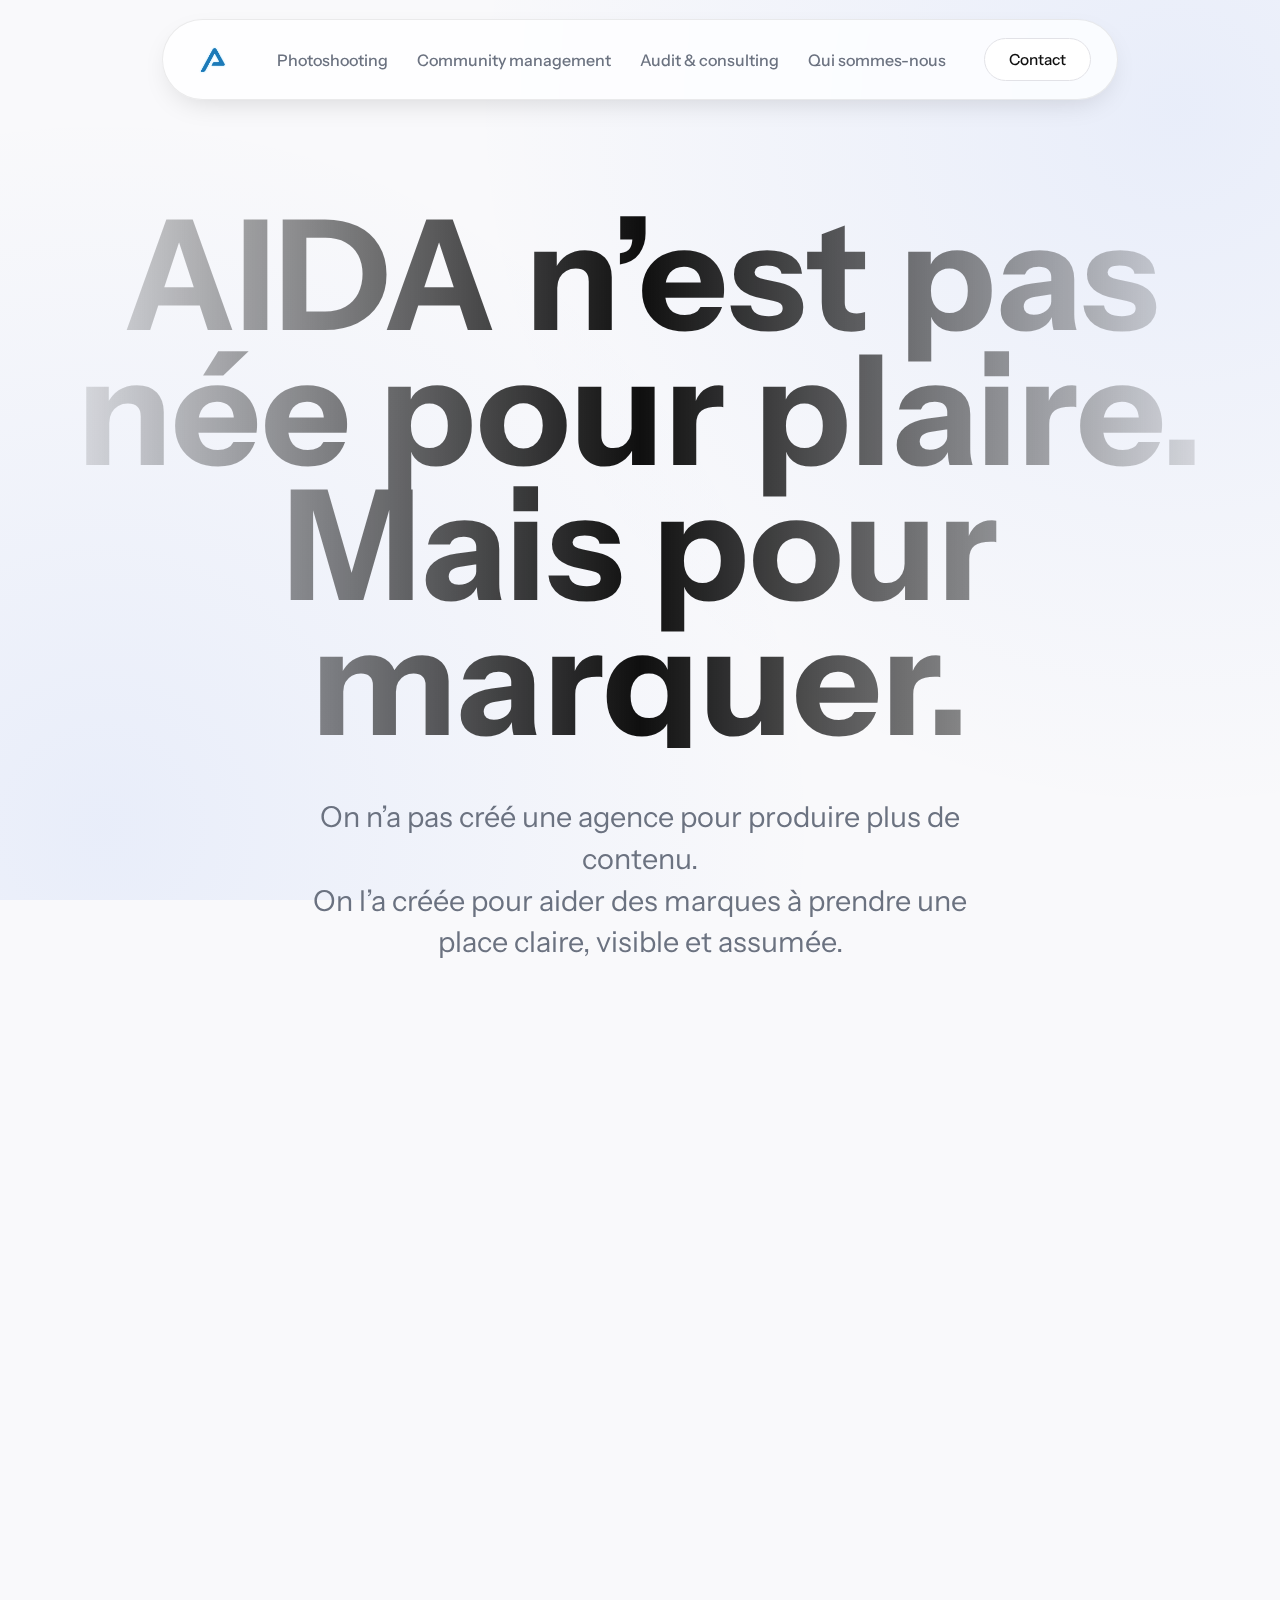
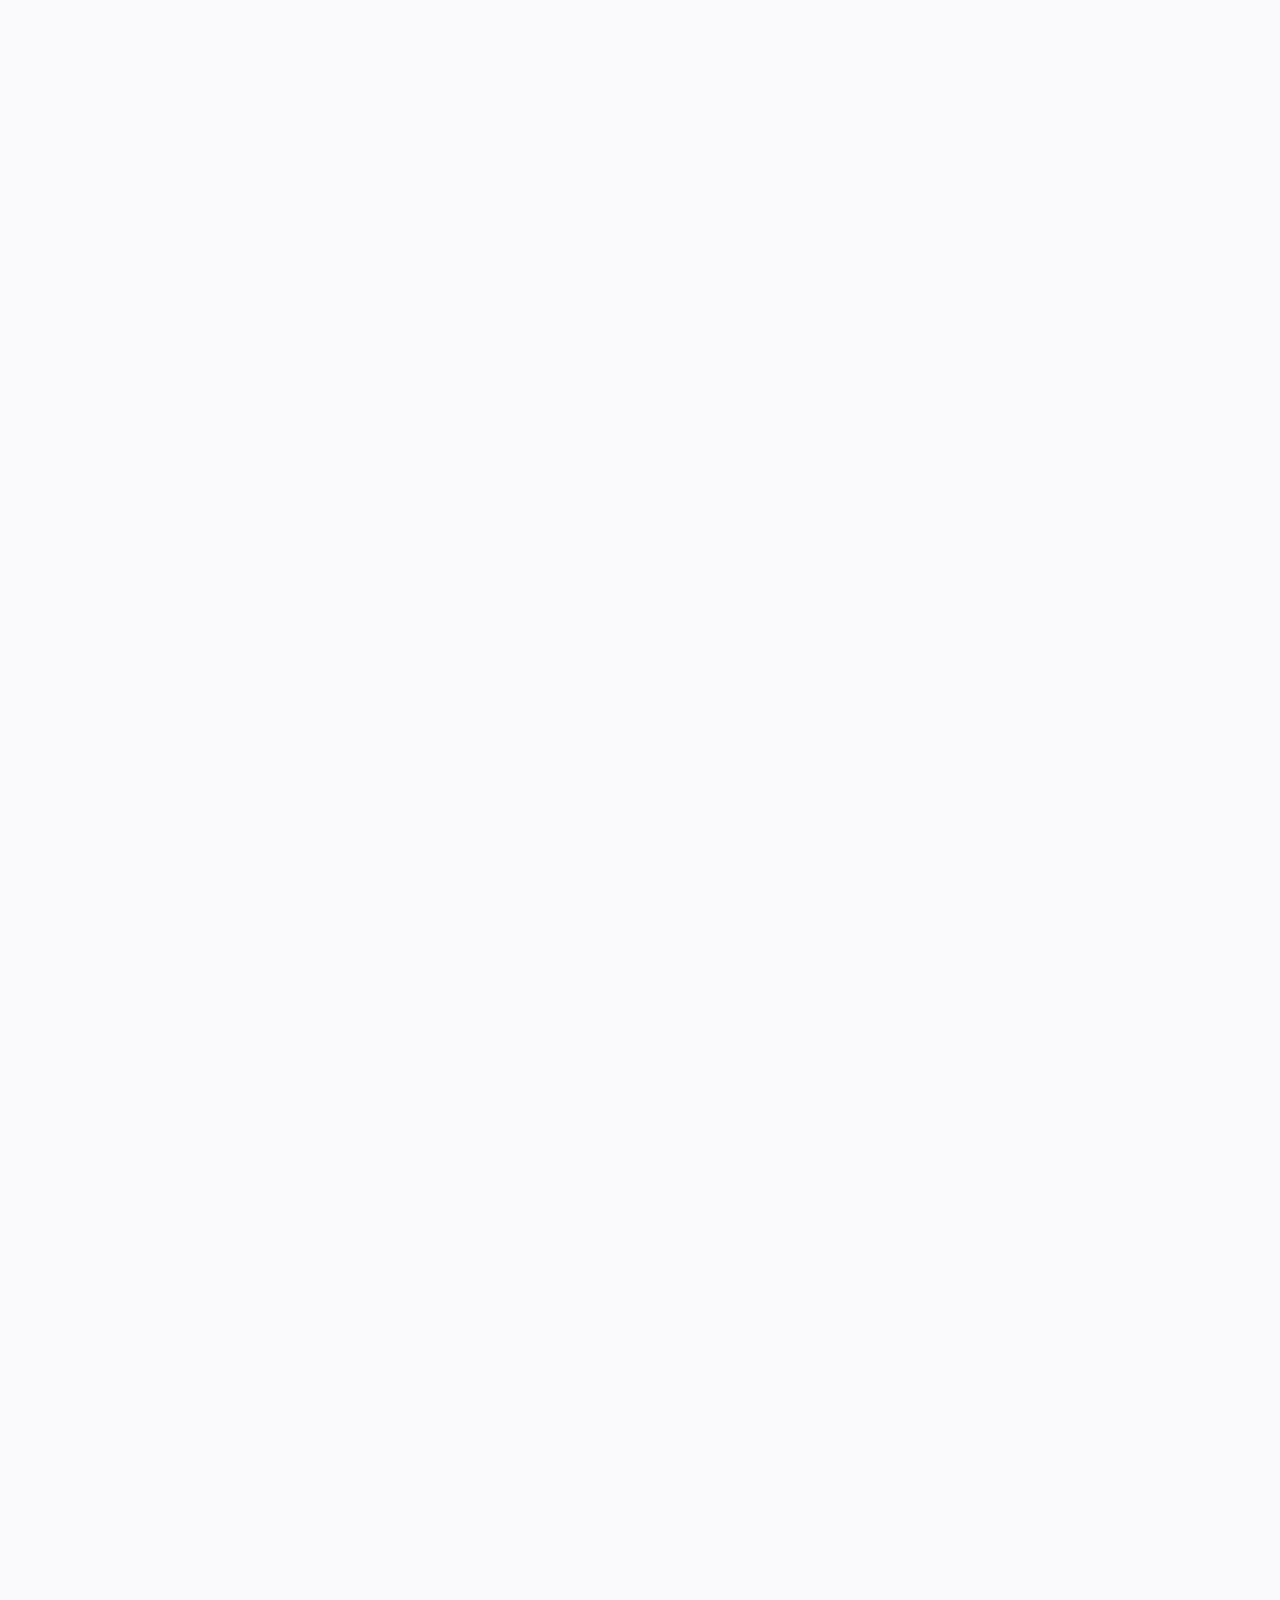
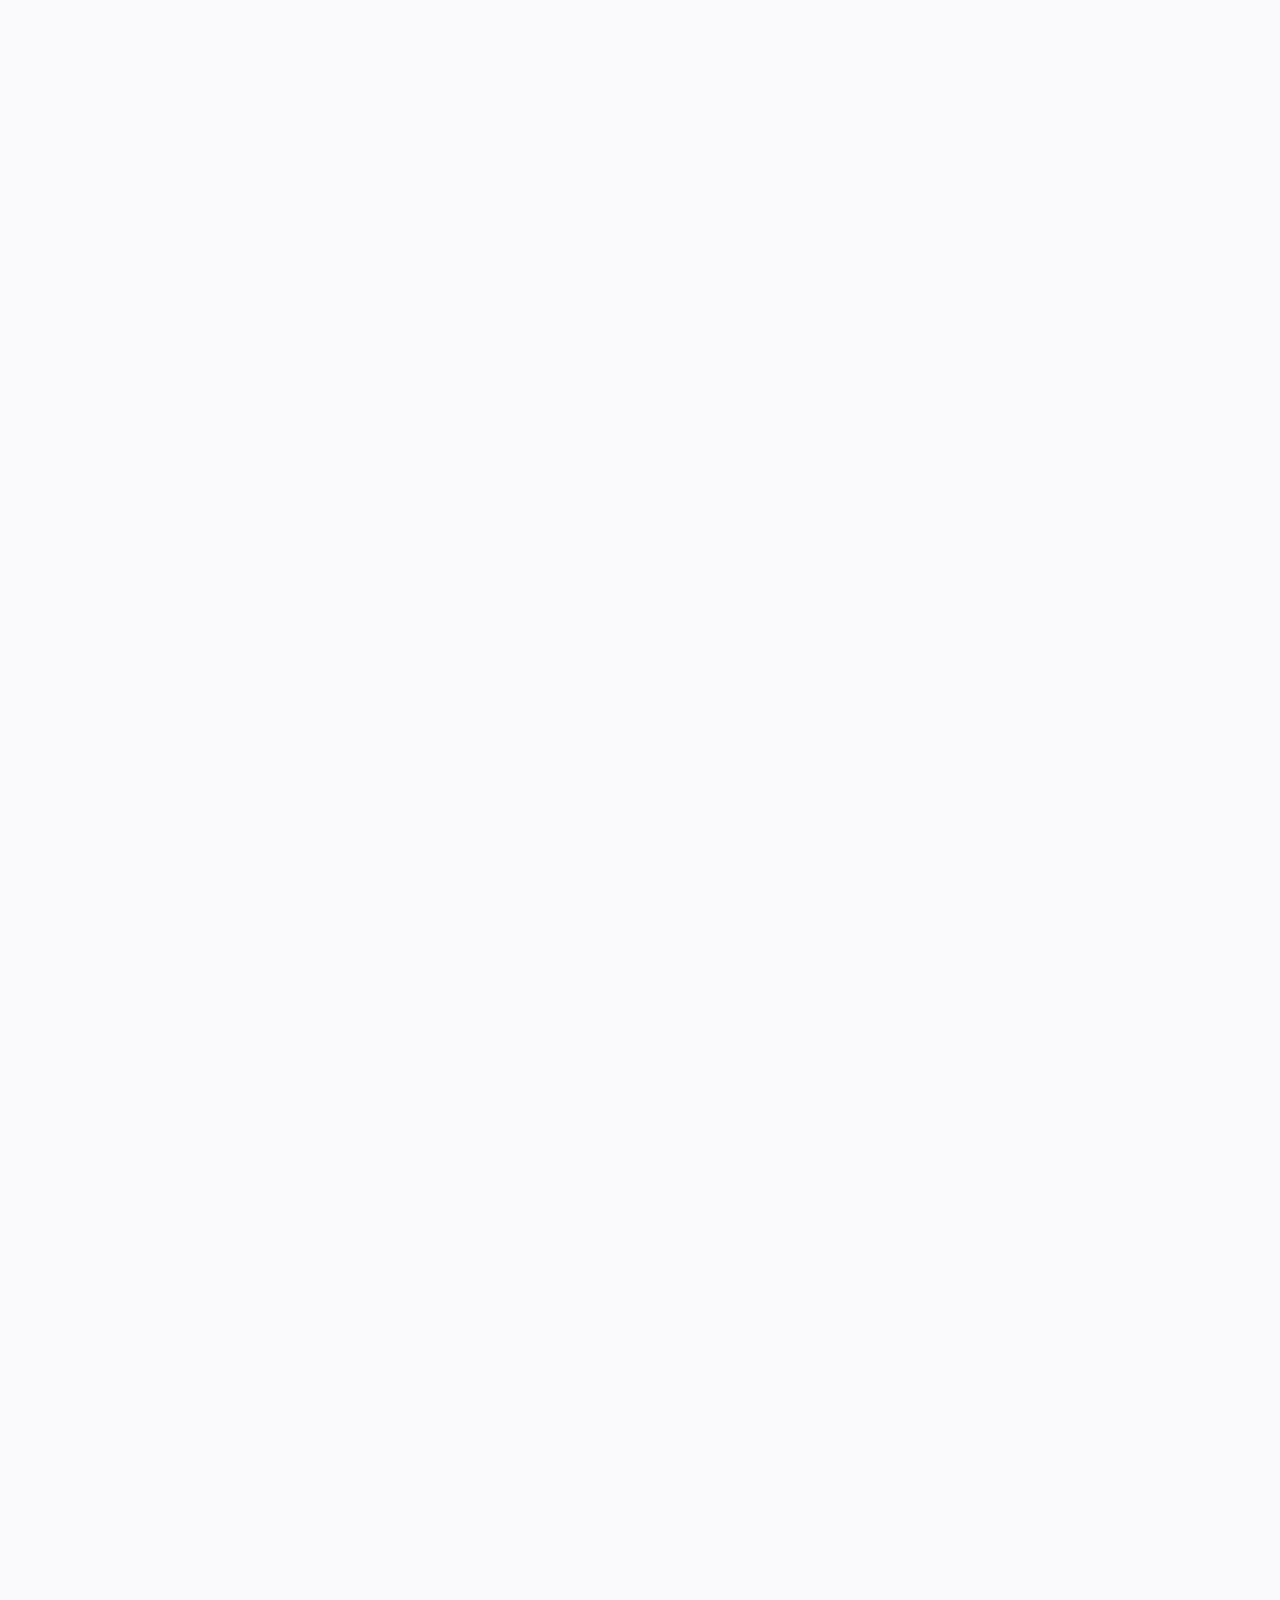
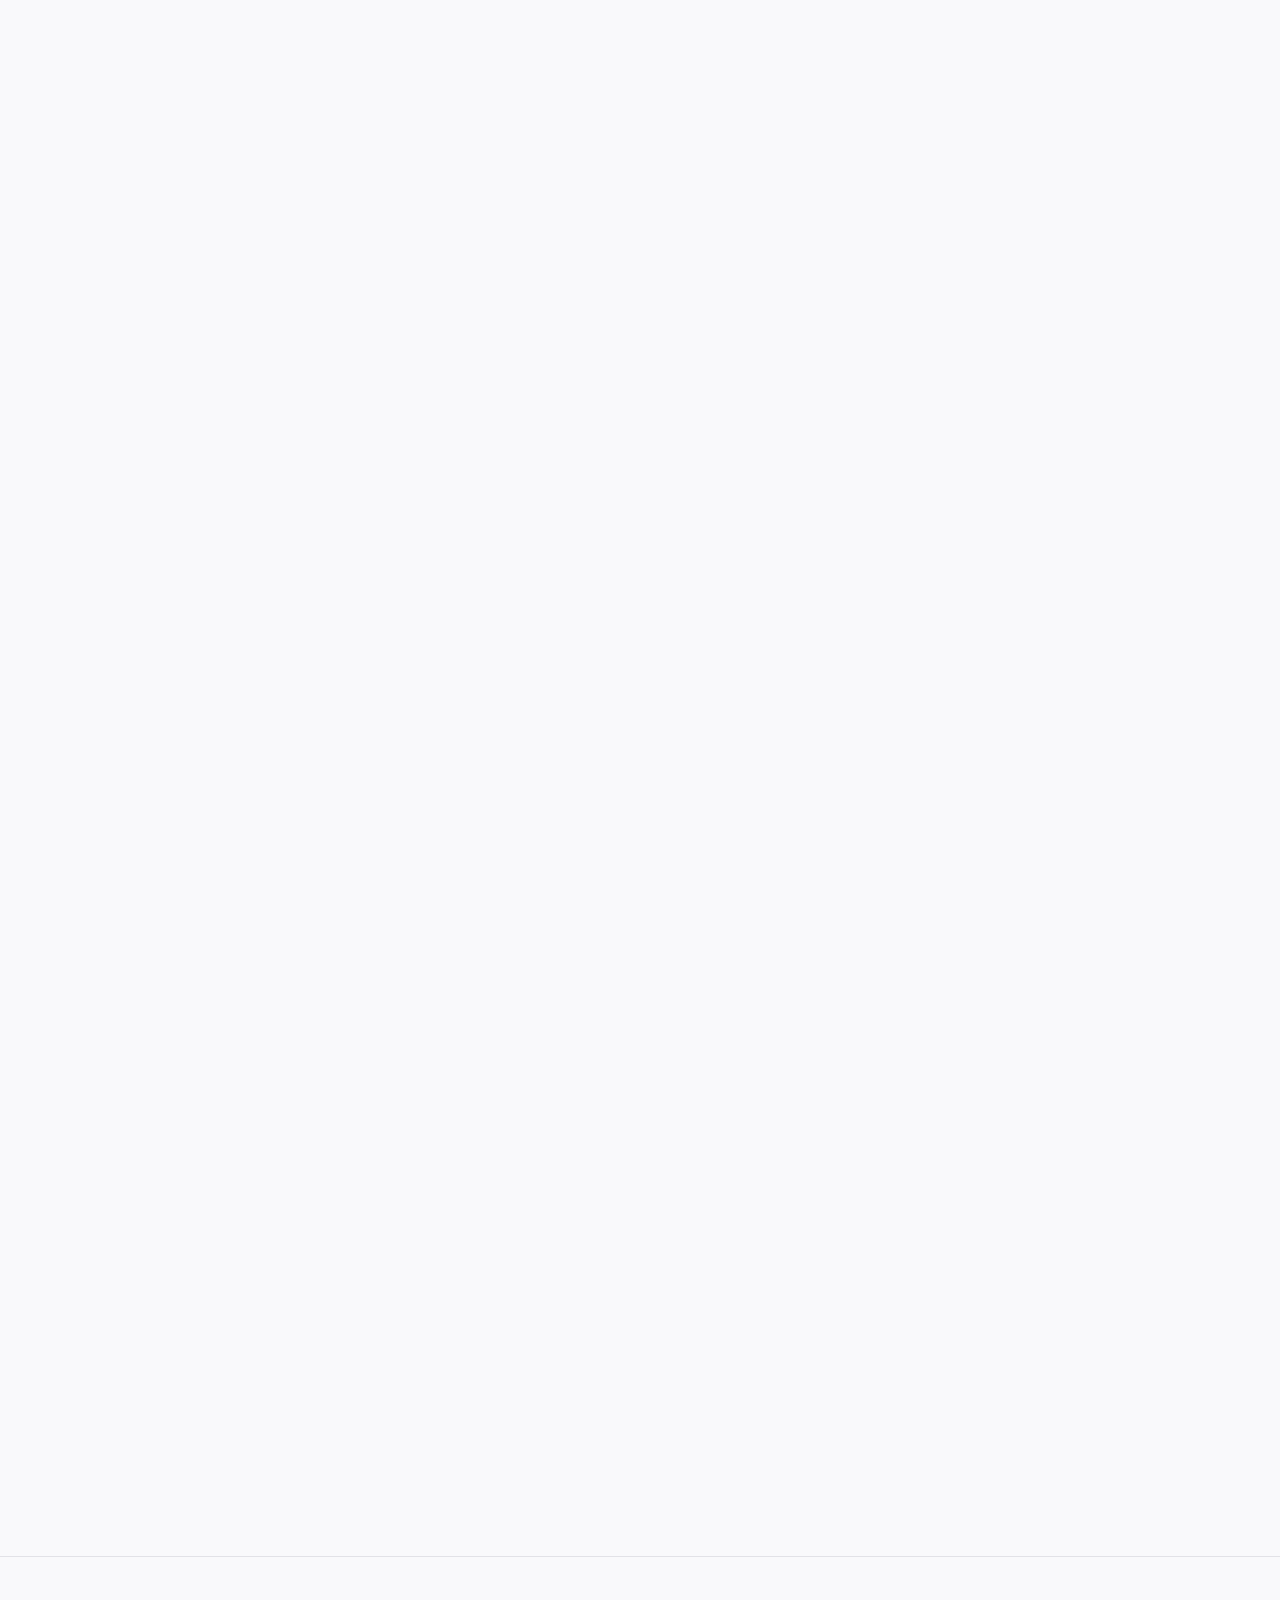
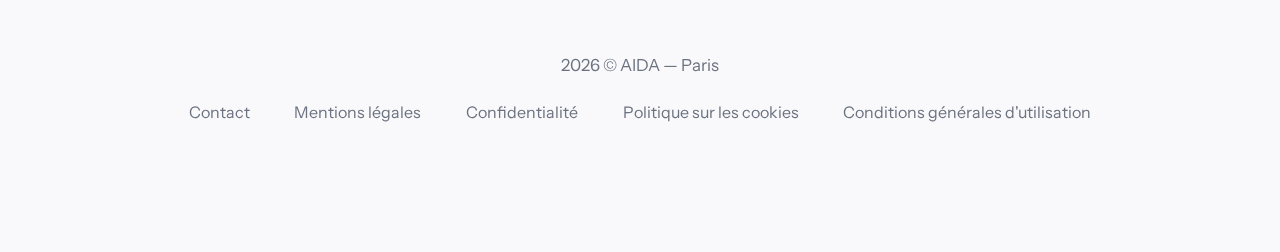
<file: pages/qui-sommes-nous.html>
<!DOCTYPE html>
<html lang="fr">

<head>
    <meta charset="UTF-8" />
    <meta name="viewport" content="width=device-width, initial-scale=1.0" />
    <title>AIDA — Qui sommes-nous</title>

    <link rel="preconnect" href="https://fonts.googleapis.com" />
    <link rel="preconnect" href="https://fonts.gstatic.com" crossorigin />
    <link
        href="https://fonts.googleapis.com/css2?family=Space+Grotesk:wght@300;400;500;600;700&family=Instrument+Sans:wght@400;500;600;700&display=swap"
        rel="stylesheet" />
    <link rel="stylesheet" href="/style/index.css">
    <link rel="stylesheet" href="/style/header.css">
    <link rel="stylesheet" href="/style/footer.css">

</head>

<body>

    <div data-include="header"></div>

    <!-- HERO -->
    <main>
        <div class="final-cta">
            <h2 class="section-title hero reveal">
                AIDA n’est pas<br>
                née pour plaire.<br>
                Mais pour marquer.
            </h2>

            <p class="hero-subtitle reveal delay-1">
                On n’a pas créé une agence
                pour produire plus de contenu.<br>
                On l’a créée pour aider des marques
                à prendre une place claire,
                visible et assumée.
            </p>
        </div>
    </main>

    <!-- VISION -->
    <section class="final-cta">
        <h2 class="section-title reveal">
            Notre vision.
        </h2>

        <p class="final-text reveal delay-1">
            Le marketing moderne est saturé.<br>
            Trop de bruit.
            Trop de discours lisses.
            Trop de décisions par défaut.<br><br>

            AIDA est née d’un constat simple :
            une marque qui n’assume pas sa position
            finit toujours par disparaître.
        </p>

        <p class="final-text reveal delay-2">
            Notre rôle n’est pas de rassurer.
            Notre rôle est de clarifier,
            trancher,
            et exécuter avec cohérence.
        </p>
    </section>

    <!-- MÉTHODE -->
    <section class="cards">
        <div class="card reveal">
            <span class="card-index">01</span>
            <h3>Clarté<br>avant tout</h3>
            <p>
                Pas de stratégie floue.
                Pas de promesse vide.
                On commence toujours par comprendre
                ce qui doit réellement être dit.
            </p>
        </div>

        <div class="card reveal delay-1">
            <span class="card-index">02</span>
            <h3>Décisions<br>assumées</h3>
            <p>
                On ne cherche pas le consensus.
                On cherche l’impact.
                Chaque choix est volontaire
                et aligné avec un objectif précis.
            </p>
        </div>

        <div class="card reveal delay-2">
            <span class="card-index">03</span>
            <h3>Exécution<br>maîtrisée</h3>
            <p>
                Une bonne idée mal exécutée
                ne sert à rien.
                On privilégie le concret,
                le terrain,
                et la cohérence dans le temps.
            </p>
        </div>
    </section>

    <!-- FONDATEURS -->
    <section class="final-cta">
        <h2 class="section-title reveal">
            Les fondateurs.
        </h2>

        <p class="final-text reveal delay-1">
            AIDA a été fondée par deux profils complémentaires,
            réunis par la même exigence :
            comprendre avant d’agir,
            et agir avec précision.
        </p>
    </section>

    <section class="cards">
        <div class="card founder-card reveal">
            <div class="founder-photo">
                <img src="/assets/images/wandrille.png" alt="Wandrille Ballereau">
            </div>
            <span class="card-index">01</span>
            <h3>Wandrille Ballereau</h3>
            <p>
                <strong>Co-fondateur — stratégie & direction</strong><br><br>

                Formation en IT, marketing et management
                à l’Université Paris 1 Panthéon-Sorbonne.<br>
                Un parcours construit à la croisée
                de la technologie, du business
                et de la prise de décision.<br><br>

                Expérience en environnements
                <strong>fintech</strong> et <strong>assurtech</strong>,
                avec un focus sur les sujets financiers,
                la structuration de produits
                et les projets UI/UX à fort enjeu.<br><br>

                Son terrain :
                comprendre des systèmes complexes,
                identifier les points de friction,
                et transformer une vision stratégique
                en décisions claires et actionnables.
            </p>
        </div>

        <div class="card founder-card reveal delay-1">
            <div class="founder-photo">
                <img src="/assets/images/thomas.png" alt="Wandrille Ballereau">
            </div>
            <span class="card-index">02</span>
            <h3>Thomas Gouthière</h3>
            <p>
                <strong>Co-fondateur — production & exécution</strong><br><br>

                Parcours en marketing et management,
                forgé sur le terrain,
                au contact direct des réalités business.<br><br>

                Expériences dans des entreprises
                du secteur automobile,
                combinées à un engagement fort
                dans le monde associatif,
                où performance et organisation
                sont des nécessités quotidiennes.<br><br>

                Photographe actif,
                Thomas a réalisé des shootings
                dans plusieurs grandes villes :
                <strong>Paris, Annecy, New York</strong>.<br><br>

                Son terrain :
                l’image,
                le concret,
                et la capacité à faire exister
                une stratégie dans le réel.
            </p>
        </div>
    </section>


    <!-- CONFIDENTIALITÉ -->
    <section class="final-cta">
        <h2 class="section-title reveal">
            Une relation basée<br>
            sur la confiance.
        </h2>

        <p class="final-text reveal delay-1">
            Nous travaillons en toute confidentialité.<br>
            Les projets que nous menons
            ne sont pas exposés publiquement.<br><br>

            Cette discrétion fait partie intégrante
            de notre manière de travailler.
        </p>
    </section>

    <!-- CTA FINAL -->
    <section class="final-cta">
        <h2 class="section-title reveal">
            Tu veux savoir<br>
            si AIDA est faite pour toi ?
        </h2>

        <p class="final-text reveal delay-1">
            On t’offre un premier échange
            de 10 minutes.<br>
            Gratuit.
            Direct.
            Sans engagement.
        </p>

        <a href="#" data-mail-template="/assets/templates/prise-rdv.txt" class="btn-force reveal delay-2">
            Prendre 10 minutes →
        </a>
    </section>

    <div data-include="footer"></div>

    <script src="/js/main.js" defer></script>
    <script src="/js/includes.js" defer></script>
    <script src="/js/mail-template.js"></script>
    <!-- <script src="/js/section-scroll.js"></script> -->
</body>

</html>
</file>
<file: style/index.css>
:root {
    /* Animation */
    --duration: 0.4s;
    --ease: cubic-bezier(0.16, 1, 0.3, 1);

    /* Palette claire fixe */
    --bg: #f9f9fb;
    --bg-2: #ffffff;
    --surface: #ffffff;
    --surface-h: #f5f5f7;
    --border: #e2e2e7;
    --text: #0f0f0f;
    --text-2: #2d2d2d;
    --text-dim: #6b7280;
    --brand-color: #2563eb;
    --brand-color-glow: #3b82f6;
    --brand-color-soft: rgba(37, 99, 235, 0.08);
}

* {
    margin: 0;
    padding: 0;
    box-sizing: border-box;
}

body {
    background: var(--bg);
    color: var(--text);
    font-family: "Instrument Sans", system-ui, sans-serif;
    line-height: 1.5;
    min-height: 100dvh;

    background-image:
        radial-gradient(circle at 8% 92%, var(--brand-color-soft) 0%, transparent 50%),
        radial-gradient(circle at 92% 12%, var(--brand-color-soft) 0%, transparent 50%);
    background-attachment: fixed;
    overflow-x: hidden;
    scroll-behavior: smooth;
}

.offer-purpose {
    padding-block: 12vh 14vh;
}

.small-note {
    font-size: 0.9rem;
    color: var(--text-dim);
    max-width: 820px;
    margin: 3rem auto 0;
    opacity: 0.85;
}


/* ── Shooting showcase ───────────────────────── */
.shooting-showcase {
    padding: 10rem 5vw 12rem;
    max-width: 1440px;
    margin: 0 auto;
    text-align: center;
}

/* Grille */
.shooting-grid {
    display: grid;
    grid-template-columns: repeat(auto-fit, minmax(280px, 1fr));
    gap: 4rem;
    margin-top: 6rem;
    perspective: 1200px;
}

/* Carte */
.shoot-card {
    position: relative;
    transform: rotate(-4deg);
    transition: transform 0.6s var(--ease);
    cursor: pointer;
}

.shoot-card:nth-child(2) {
    transform: rotate(3deg);
}

.shoot-card:nth-child(3) {
    transform: rotate(-2deg);
}

.shoot-card:hover {
    transform: rotate(0deg) scale(1.03);
}

/* Image */
.shoot-image {
    position: relative;
    overflow: hidden;
    border-radius: 22px;
    box-shadow: 0 40px 80px -30px rgba(0, 0, 0, 0.35);
}

.shoot-image img {
    width: 100%;
    height: 100%;
    display: block;
    object-fit: cover;
    transform: scale(1.05);
    transition: transform 0.8s var(--ease);
}

.shoot-card:hover img {
    transform: scale(1);
}

/* Overlay infos */
.shoot-overlay {
    position: absolute;
    inset: 0;
    background: linear-gradient(
        180deg,
        rgba(15, 15, 15, 0.0),
        rgba(15, 15, 15, 0.85)
    );
    display: flex;
    flex-direction: column;
    justify-content: flex-end;
    gap: 0.6rem;
    padding: 2rem;
    opacity: 0;
    transition: opacity 0.45s ease;
}

.shoot-card:hover .shoot-overlay {
    opacity: 1;
}

/* Texte overlay */
.shoot-meta {
    font-size: 0.9rem;
    font-weight: 500;
    letter-spacing: 0.04em;
    text-transform: uppercase;
    color: rgba(255, 255, 255, 0.85);
}



/* ── Hero ── */
main {
    padding-block-start: 5vh;
    min-block-size: 90vh;
    display: grid;
    place-items: center;
}

.hero-title {
    font-family: "Space Grotesk", sans-serif;
    font-size: clamp(4.4rem, 10vw, 12rem);
    font-weight: 800;
    line-height: 0.88;
    letter-spacing: -4px;
    margin-block-end: 1.6rem;
    background: linear-gradient(to bottom right, var(--text) 20%, var(--text-dim) 80%);
    -webkit-background-clip: text;
    background-clip: text;
    color: transparent;
}

.hero-subtitle {
    max-width: 680px;
    font-size: clamp(1.4rem, 3.2vw, 1.8rem);
    color: var(--text-dim);
    margin-block-end: 3.5rem;
    text-align: center;
    line-height: 1.45;
    margin-inline: auto;
}

/* Bouton principal */
.btn-force {
    display: inline-flex;
    align-items: center;
    gap: 0.8rem;
    padding: 1.2rem 2.8rem;
    border-radius: 999px;
    background: var(--brand-color);
    color: white;
    font-weight: 600;
    font-size: 1.18rem;
    text-decoration: none;
    transition: all 0.28s var(--ease);
    border: 1px solid rgba(255, 255, 255, 0.12);
}

.btn-force:hover,
.btn-force:focus-visible {
    transform: translateY(-4px);
    box-shadow: 0 20px 40px -16px var(--brand-color-glow);
    background: var(--brand-color-glow);
}

/* ── Cards ── */
.cards {
    display: grid;
    grid-template-columns: repeat(auto-fit, minmax(360px, 1fr));
    gap: clamp(2rem, 4vw, 3rem);
    max-width: 1440px;
    margin-inline: auto;
    padding: 8rem 5vw 10rem;
}

.cards a {
    text-decoration: none;
    color: var(--text);
}

.card {
    position: relative;
    padding: 3.2rem 3rem 3.6rem;
    background: linear-gradient(180deg,
            rgba(255, 255, 255, 0.85),
            rgba(255, 255, 255, 0.65));

    border-radius: 24px;
    border: 1px solid var(--border);
    backdrop-filter: blur(12px);
    -webkit-backdrop-filter: blur(12px);

    transition: all 0.45s cubic-bezier(0.16, 1, 0.3, 1);
    overflow: hidden;
}


.card::before {
    content: "";
    position: absolute;
    inset: 0;
    background: radial-gradient(600px circle at var(--x, 50%) var(--y, 50%),
            rgba(37, 99, 235, 0.08),
            transparent 40%);
    opacity: 0;
    transition: opacity 0.45s ease;
}

.card:hover::before {
    opacity: 1;
}

.card:hover {
    transform: translateY(-14px);
    border-color: rgba(37, 99, 235, 0.35);
    box-shadow: 0 30px 60px -24px rgba(0, 0, 0, 0.22);
}


.card-index {
    position: absolute;
    inset-block-start: 2.2rem;
    inset-inline-end: 2.4rem;

    font-family: "Space Grotesk", sans-serif;
    font-size: 4.2rem;
    font-weight: 700;
    letter-spacing: -2px;

    color: var(--brand-color-glow);
    background: linear-gradient(180deg,
            var(--accent),
            rgba(0, 0, 0, 0));
    -webkit-background-clip: text;
    background-clip: text;

    opacity: 0.22;
    pointer-events: none;
}


.card h3 {
    font-family: "Space Grotesk", sans-serif;
    font-size: 2.2rem;
    line-height: 1.05;
    font-weight: 700;
    margin-bottom: 1.6rem;
    letter-spacing: -1.2px;
}

.card p {
    font-size: 1.06rem;
    color: var(--text-dim);
    line-height: 1.65;
    max-width: 440px;
}

/* ── Founder cards ───────────────────────── */
.founder-card {
    position: relative;
    isolation: isolate;
}

.founder-photo {
    position: absolute;
    inset: 0;
    z-index: 0;
    opacity: 0;
    transition: opacity 0.45s var(--ease);
    pointer-events: none;
}

.founder-photo img {
    width: 100%;
    height: 100%;
    object-fit: cover;
    transform: scale(1.08);
    transition: transform 0.6s var(--ease);
}

.founder-photo::after {
    content: "";
    position: absolute;
    inset: 0;
    background: linear-gradient(180deg,
            rgba(15, 15, 15, 0.5),
            rgba(15, 15, 15, 1));
}

.founder-card h3,
.founder-card p,
.founder-card .card-index {
    position: relative;
    z-index: 1;
    transition: color 0.35s ease;
}

.founder-card:hover .founder-photo {
    opacity: 1;
}

.founder-card:hover .founder-photo img {
    transform: scale(1);
}

.founder-card:hover h3,
.founder-card:hover p {
    color: #ffffff;
}

.founder-card:hover .card-index {
    opacity: 0.35;
}


/* ── Final CTA ── */
.final-cta {
    text-align: center;
    padding-block: 18vh 24vh;
}

.section-title {
    font-size: clamp(3.4rem, 7vw, 6.2rem);
    font-weight: 700;
    line-height: 0.9;
    margin-block-end: 2.5rem;
    background: linear-gradient(90deg, transparent, var(--text) 50%, transparent);
    -webkit-background-clip: text;
    background-clip: text;
    color: transparent;
    opacity: 0.94;
}

/* Variante HERO – plus marquante */
.section-title.hero {
    font-size: clamp(5.2rem, 12vw, 10rem);
    line-height: 0.88;
    margin-bottom: 3rem;
}


.final-text {
    font-size: 1.62rem;
    color: var(--text-dim);
    max-width: 720px;
    margin: 0 auto 3.5rem;
    line-height: 1.5;
}


/* ── Animations d’apparition ── */
.reveal {
    opacity: 0;
    transform: translateY(32px);
    transition:
        opacity 0.8s var(--ease),
        transform 0.8s var(--ease);
    will-change: transform, opacity;
}

.reveal.visible {
    opacity: 1;
    transform: translateY(0);
}

/* Décalage progressif */
.reveal.delay-1 {
    transition-delay: 0.12s;
}

.reveal.delay-2 {
    transition-delay: 0.24s;
}

.reveal.delay-3 {
    transition-delay: 0.36s;
}

.reveal.delay-4 {
    transition-delay: 0.48s;
}

/* ── Section partenaires ── */
.partners {
    padding: 10rem 5vw 8rem;
    max-width: 1440px;
    margin: 0 auto;
    text-align: center;
}

.partners-title {
    font-size: clamp(2.6rem, 6vw, 4.2rem);
    font-weight: 700;
    margin-bottom: 1.4rem;
    letter-spacing: -1.4px;
}

.partners-subtitle {
    color: var(--text-dim);
    font-size: 1.25rem;
    max-width: 640px;
    margin: 0 auto 5rem;
}

.partners-grid {
    display: grid;
    grid-template-columns: repeat(auto-fit, minmax(180px, 1fr));
    gap: 3.2rem;
    align-items: center;
}

.partner {
    display: flex;
    align-items: center;
    justify-content: center;
    height: 90px;
    padding: 1.2rem;
    border-radius: 14px;
    background: var(--surface);
    border: 1px solid var(--border);
    transition: all 0.35s var(--ease);
}

.partner img {
    max-height: 88px;
    max-width: 140px;
    object-fit: contain;
    filter: grayscale(100%) contrast(0.85);
    opacity: 0.7;
    transition: all 0.35s ease;
}

.partner:hover {
    transform: translateY(-6px);
    border-color: rgba(225, 29, 72, 0.35);
    box-shadow: 0 18px 40px -14px rgba(0, 0, 0, 0.12);
}

.partner:hover img {
    filter: none;
    opacity: 1;
}


/* ── Impact cards ───────────────────────── */
.impact-cards {
    grid-template-columns: repeat(auto-fit, minmax(260px, 1fr));
}


.impact-card {
    text-align: left;
    padding: 2.8rem 2.6rem 3rem;
}

.impact-card:hover {
    transform: translateY(-14px);
}

/* Chiffre principal */
.impact-value {
    display: block;
    font-family: "Space Grotesk", sans-serif;
    font-size: clamp(3.2rem, 6vw, 4.2rem);
    font-weight: 700;
    letter-spacing: -2px;
    line-height: 1;
    margin-bottom: 0.8rem;

    color: transparent;
    background: linear-gradient(180deg,
            var(--brand-color),
            var(--brand-color-glow));
    -webkit-background-clip: text;
    background-clip: text;
}

/* Label */
.impact-label {
    display: block;
    font-size: 0.95rem;
    font-weight: 600;
    letter-spacing: 0.04em;
    text-transform: uppercase;
    color: var(--text);
    margin-bottom: 1.2rem;
}

/* Description */
.impact-desc {
    font-size: 1.02rem;
    color: var(--text-dim);
    line-height: 1.6;
    max-width: 320px;
}

/* ── Effect ── */
@keyframes shine {
    to {
        background-position: -200% center;
    }
}


/* ── Responsive ── */
@media (max-width: 980px) {
    main {
        padding-block-start: 24vh;
    }
}


@media (max-width: 580px) {
    .hero-title {
        font-size: clamp(3.6rem, 12vw, 5.8rem);
    }

    .cards {
        grid-template-columns: 1fr;
        padding-inline: 6vw;
    }

    .card-index {
        font-size: 2.6rem;
        inset-inline-end: 1.2rem;
    }

    .final-cta {
        padding-block: 8rem 10rem;
    }
}

@media (max-width: 480px) {
    .cards {
        grid-template-columns: 1fr;
    }
}
</file>
<file: style/header.css>
body.menu-open header {
    pointer-events: none;
}

/* ── Menu mobile plein écran ───────────────────────── */
.mobile-menu {
    position: fixed;
    inset: 0;
    width: 100%;
    height: 100dvh;
    padding: calc(6rem + env(safe-area-inset-top, 0px)) 1.5rem calc(2rem + env(safe-area-inset-bottom, 0px));

    background: var(--bg);
    z-index: 3000;

    display: flex;
    flex-direction: column;
    align-items: center;
    justify-content: center;
    gap: 2rem;
    overflow-y: auto;

    opacity: 0;
    pointer-events: none;
    transition: opacity 0.3s ease;
}

.mobile-menu.open {
    opacity: 1;
    pointer-events: auto;
}

/* Liens */
.mobile-menu-nav {
    display: flex;
    flex-direction: column;
    align-items: center;
    gap: 1.5rem;
    width: min(100%, 22rem);
}

.mobile-menu-nav a {
    font-family: "Space Grotesk", sans-serif;
    font-size: clamp(2rem, 7vw, 3rem);
    font-weight: 700;
    text-decoration: none;
    color: var(--text);
    line-height: 1.05;
    text-align: center;
    text-wrap: balance;
    overflow-wrap: anywhere;
    max-width: 100%;
}

/* Bouton fermer */
.mobile-menu-close {
    position: absolute;
    top: 2rem;
    right: 2rem;

    background: none;
    border: none;
    font-size: 2.4rem;
    cursor: pointer;
    color: var(--text);
}


header {
    position: fixed;
    inset-block-start: 1.2rem;
    inline-size: 100%;
    z-index: 1000;
    /* important */
}


.top-bar {
    pointer-events: auto;

    display: flex;
    align-items: center;
    gap: 2.4rem;

    max-width: fit-content;
    margin-inline: auto;
    padding: 0.9rem 1.6rem;

    background: rgba(255, 255, 255, 0.78);
    -webkit-backdrop-filter: saturate(180%) blur(16px);
    backdrop-filter: saturate(180%) blur(16px);

    border: 1px solid rgba(0, 0, 0, 0.08);
    border-radius: 999px;

    box-shadow:
        0 10px 30px -12px rgba(0, 0, 0, 0.18);

    transition: all 0.35s var(--ease);
}


/* ── Logo image ───────────────────────── */
.logo {
    display: flex;
    align-items: center;
}

.logo a {
    display: flex;
    align-items: center;
    text-decoration: none;
}

.logo img {
    height: 50px;
    /* taille desktop */
    width: auto;
    display: block;
    object-fit: contain;
    transition: transform 0.25s var(--ease), opacity 0.25s ease;
}

.logo a:hover img {
    transform: scale(1.04);
    opacity: 0.95;
}

/* ── Navigation ── */
.main-nav {
    display: flex;
    gap: 1.8rem;
    align-items: center;
}


.main-nav a {
    font-size: 1rem;
    font-weight: 500;
    color: var(--text-dim);
    text-decoration: none;
    position: relative;
    transition: color 0.2s ease;
}

.main-nav a::after {
    content: "";
    position: absolute;
    inset-inline: 0;
    inset-block-end: -5px;
    height: 2px;
    background: var(--brand-color);
    transform: scaleX(0);
    transform-origin: left;
    transition: transform 0.25s ease;
}

.main-nav a:hover,
.main-nav a:focus-visible {
    color: var(--text);
}

.main-nav a:hover::after,
.main-nav a:focus-visible::after {
    transform: scaleX(1);
}

.header-actions {
    display: flex;
    align-items: center;
    gap: 1.1rem;
}

.btn-header {
    padding: 0.55rem 1.5rem;
    border-radius: 999px;
    background: var(--surface);
    border: 1px solid var(--border);
    font-size: 0.96rem;
    font-weight: 500;
    color: var(--text);
    text-decoration: none;
    transition: all 0.2s ease;
}

.btn-header:hover {
    background: var(--surface-h);
    border-color: var(--brand-color);
}

.burger {
    display: none;
    background: none;
    border: none;
    font-size: 1.9rem;
    color: var(--text);
    cursor: pointer;
}

/* ── Responsive ── */
@media (max-width: 980px) {
    .main-nav {
        display: none;
    }

    .main-nav a {
        font-size: clamp(2rem, 7vw, 2.8rem);
        font-weight: 600;
        color: var(--text);
    }

    .burger {
        display: block;
        z-index: 1001;
    }

    .header-actions {
        display: none;
    }

    header {
        inset-block-start: 0.8rem;
    }

    .top-bar {
        width: min(calc(100% - 1rem), 34rem);
        justify-content: space-between;
        gap: 1rem;
        padding: 0.7rem 1.2rem;
    }

    .logo img {
        height: 30px;
    }

    .top-bar {
        padding-inline: 1rem;
    }

    .mobile-menu {
        justify-content: flex-start;
    }

    .mobile-menu-nav a {
        font-size: clamp(1.7rem, 9vw, 2.5rem);
    }
}

@media (max-width: 480px) {
    .mobile-menu {
        padding-inline: 1rem;
    }

    .mobile-menu-nav {
        gap: 1.15rem;
        width: 100%;
    }

    .mobile-menu-nav a {
        font-size: clamp(1.4rem, 8.5vw, 2rem);
        line-height: 1.08;
        max-width: 14ch;
    }

    .mobile-menu-close {
        top: 1.25rem;
        right: 1rem;
        font-size: 2rem;
    }
}

/* Burger visible seulement en mobile */
@media (min-width: 981px) {
    .burger {
        display: none;
    }
}
</file>
<file: style/footer.css>
/* ── Footer ── */
footer {
    text-align: center;
    padding-block: 6rem 8rem;
    border-block-start: 1px solid var(--border);
}

footer p {
    font-size: 1.05rem;
    color: var(--text-dim);
    margin-block-end: 1.4rem;
}

.footer-links a {
    color: var(--text-dim);
    text-decoration: none;
    margin: 0 1.3rem;
    transition: color 0.2s;
}

.footer-links a:hover {
    color: var(--brand-color);
}
</file>
<file: style/legal.css>
/* =====================================================
   LEGAL PAGES – Light / Modern
   Aligné avec le design system de l’app
   ===================================================== */

:root {
    /* Animation (héritée mais peu utilisée ici) */
    --duration: 0.4s;
    --ease: cubic-bezier(0.16, 1, 0.3, 1);

    /* Palette claire */
    --bg: #f9f9fb;
    --bg-2: #ffffff;
    --surface: #ffffff;
    --surface-h: #f5f5f7;
    --border: #e2e2e7;

    --text: #0f0f0f;
    --text-2: #2d2d2d;
    --text-dim: #6b7280;

    /* Accent (bleu app) */
    --accent: #2563eb;
    --accent-glow: #3b82f6;
    --accent-soft: rgba(37, 99, 235, 0.08);

    /* Layout */
    --max-width: 860px;
    --radius: 16px;
    --line-height: 1.65;

    /* Typo */
    --font-main: "Instrument Sans", system-ui, -apple-system, BlinkMacSystemFont,
        "Segoe UI", Roboto, Arial, sans-serif;
    --font-title: "Space Grotesk", system-ui, sans-serif;
}

/* =====================================================
   Reset & Base
   ===================================================== */

* {
    margin: 0;
    padding: 0;
    box-sizing: border-box;
}

html,
body {
    background: var(--bg);
    color: var(--text);
    font-family: var(--font-main);
    line-height: var(--line-height);
    min-height: 100dvh;

    background-image:
        radial-gradient(circle at 8% 92%, var(--accent-soft) 0%, transparent 50%),
        radial-gradient(circle at 92% 12%, var(--accent-soft) 0%, transparent 50%);
    background-attachment: fixed;
}

/* =====================================================
   Layout
   ===================================================== */

body {
    padding: 96px 20px;
}

main {
    max-width: var(--max-width);
    margin-inline: auto;
    padding: 56px 56px;

    background: var(--surface);
    border: 1px solid var(--border);
    border-radius: var(--radius);

    box-shadow:
        0 10px 30px -18px rgba(0, 0, 0, 0.12);

    transition: box-shadow var(--duration) var(--ease);
}

/* =====================================================
   Typographie
   ===================================================== */

h1 {
    font-family: var(--font-title);
    font-size: 2.4rem;
    font-weight: 700;
    letter-spacing: -1.4px;
    margin-bottom: 2.8rem;

    background: linear-gradient(90deg,
            var(--text),
            var(--text-dim));
    -webkit-background-clip: text;
    background-clip: text;
    color: transparent;
    text-wrap: balance;
    overflow-wrap: anywhere;
}

h2 {
    font-family: var(--font-title);
    font-size: 1.35rem;
    font-weight: 600;
    margin-top: 3.2rem;
    margin-bottom: 1rem;
    letter-spacing: -0.6px;
    color: var(--accent);
}

p {
    margin: 1rem 0;
    color: var(--text-2);
    font-size: 1.02rem;
    overflow-wrap: anywhere;
}

strong {
    font-weight: 600;
    color: var(--text);
}

ul {
    margin: 1rem 0 1.4rem 1.6rem;
}

li {
    margin-bottom: 0.6rem;
    color: var(--text-2);
    overflow-wrap: anywhere;
}

/* =====================================================
   Liens
   ===================================================== */

a {
    color: var(--accent);
    text-decoration: none;
    position: relative;
}

a::after {
    content: "";
    position: absolute;
    inset-inline: 0;
    inset-block-end: -2px;
    height: 1.5px;
    background: var(--accent);
    transform: scaleX(0);
    transform-origin: left;
    transition: transform 0.25s ease;
}

a:hover::after {
    transform: scaleX(1);
}

/* =====================================================
   Séparateurs
   ===================================================== */

hr {
    border: none;
    border-top: 1px solid var(--border);
    margin: 3.5rem 0;
}

/* =====================================================
   Blocs informatifs (RGPD, notes)
   ===================================================== */

.legal-note {
    margin: 2.8rem 0;
    padding: 1.4rem 1.6rem;

    background: linear-gradient(180deg,
            var(--accent-soft),
            transparent);

    border-left: 3px solid var(--accent);
    border-radius: 12px;

    color: var(--text-dim);
    font-size: 0.95rem;
}

/* =====================================================
   Footer légal simple (optionnel)
   ===================================================== */

.legal-footer {
    margin-top: 4.5rem;
    padding-top: 2rem;
    border-top: 1px solid var(--border);
    text-align: center;
    font-size: 0.95rem;
    color: var(--text-dim);
}

/* =====================================================
   Responsive
   ===================================================== */

@media (max-width: 768px) {
    body {
        padding: 72px 16px;
    }

    main {
        padding: 40px 24px;
    }

    h1 {
        font-size: 2rem;
    }

    h2 {
        font-size: 1.2rem;
    }
}

@media (max-width: 480px) {
    body {
        padding: 64px 12px;
    }

    main {
        padding: 28px 18px;
    }

    h1 {
        font-size: 1.7rem;
        line-height: 1.05;
    }

    h2 {
        font-size: 1.05rem;
        line-height: 1.2;
    }

    p,
    li,
    .legal-note,
    .legal-footer {
        font-size: 0.96rem;
        line-height: 1.6;
    }
}
</file>
